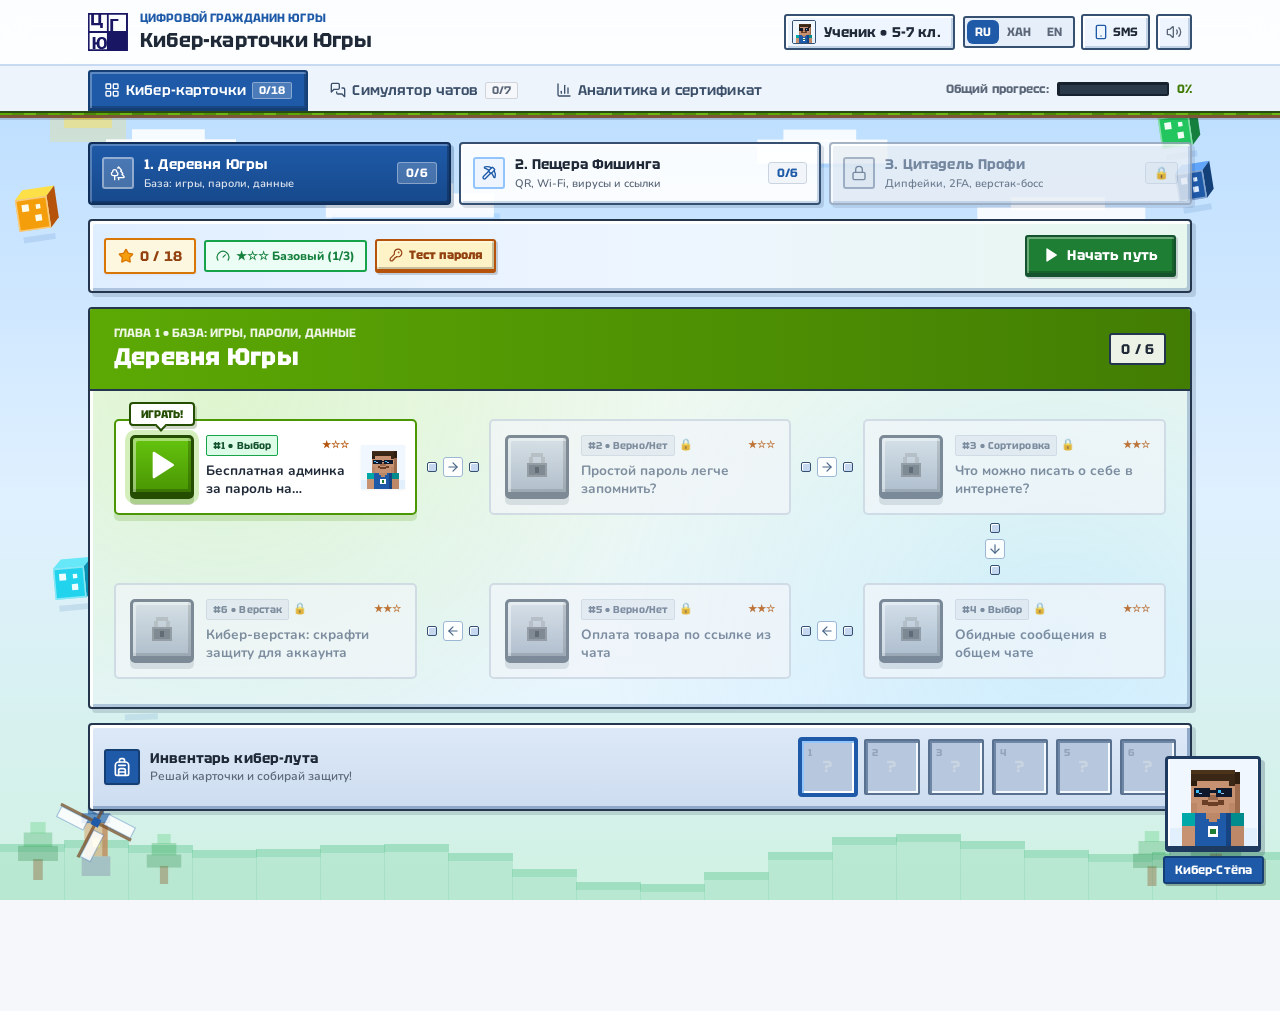
<file: index.html>
<!DOCTYPE html>
<html lang="ru">
<head>
  <meta charset="UTF-8" />
  <meta name="viewport" content="width=device-width, initial-scale=1.0" />
  <title>Кибер-карточки Югры — Цифровой гражданин Югры</title>
  <link rel="icon" type="image/svg+xml" href="svg/logo.svg" />
  <link rel="stylesheet" href="css/fonts.css" />
  <link rel="stylesheet" href="css/tailwind.min.css" />
  <link rel="stylesheet" href="css/styles.css" />
  <script src="vendor/lucide.min.js"></script>
  <script src="vendor/zxcvbn.js" defer></script>
</head>
<body class="mc-theme bg-cgy-bg text-cgy-text antialiased min-h-screen flex flex-col">

  <!-- фон с пиксельным небом и тайгой на канвасе -->
  <canvas id="bg-voxel-world" class="fixed inset-0 w-full h-full pointer-events-none z-0"></canvas>

  <!-- слой для конфетти и всплывающих плашек -->
  <canvas id="fx-confetti" class="fixed inset-0 pointer-events-none z-[70]"></canvas>
  <div id="fx-xp-layer" class="fixed top-20 right-3 sm:right-5 pointer-events-none z-[75] flex flex-col items-end gap-2 max-w-[calc(100vw-24px)]"></div>

  <!-- всплывашка с новым смс для симулятора чатов -->
  <div id="sms-push-banner" onclick="openSmsModalFromPush()" role="button" tabindex="0"
    class="hidden fixed top-16 right-3 sm:right-5 z-[60] w-[calc(100%-24px)] max-w-sm bg-white border-2 border-cgy-accent rounded-xl shadow-xl p-3.5 cursor-pointer transition sms-slide-in">
    <div class="flex items-start gap-3">
      <div class="w-10 h-10 rounded-lg bg-[#e9f6ec] border border-[#b7e4c7] text-cgy-ok flex items-center justify-center shrink-0 mt-0.5">
        <i data-lucide="message-square-text" class="w-5 h-5"></i>
      </div>
      <div class="flex-1 min-w-0">
        <div class="flex items-center justify-between gap-2">
          <div class="flex items-center gap-1.5 min-w-0">
            <span class="text-xs font-bold uppercase tracking-wide text-cgy-ok">Новое SMS</span>
            <span class="text-slate-400">•</span>
            <span id="sms-push-sender" class="text-xs font-bold text-cgy-text truncate">Telegram</span>
          </div>
          <span class="text-[11px] text-cgy-muted shrink-0">сейчас</span>
        </div>
        <p id="sms-push-preview" class="text-xs text-cgy-text mt-1 line-clamp-2 leading-snug"></p>
        <div class="mt-1.5 text-xs font-semibold text-cgy-accent flex items-center gap-1">
          <span>Открыть и прочитать SMS</span>
          <i data-lucide="chevron-right" class="w-3.5 h-3.5"></i>
        </div>
      </div>
    </div>
  </div>

  <!-- шапка сайта -->
  <header class="bg-white/95 backdrop-blur-md sticky top-0 z-30 shadow-sm">
    <div id="portal-brand-row" class="max-w-6xl mx-auto px-3 sm:px-6 py-2 sm:py-0 sm:h-16 flex flex-wrap sm:flex-nowrap items-center justify-between gap-2 sm:gap-3">
      <!-- логотип и название -->
      <div class="flex items-center gap-2.5 sm:gap-3 min-w-0">
        <img src="svg/logo.svg" alt="Цифровой гражданин Югры" class="w-9 h-9 sm:w-10 sm:h-10 shrink-0" style="object-fit:contain;" />
        <div class="min-w-0">
          <div class="font-pixel text-[11px] sm:text-xs font-bold uppercase tracking-wider text-cgy-accent truncate" data-i18n="portal_name">
            Цифровой гражданин Югры
          </div>
          <h1 class="font-bold text-base sm:text-xl text-cgy-text leading-tight truncate" data-i18n="app_title">
            Кибер-карточки Югры
          </h1>
        </div>
      </div>

      <!-- кнопки справа в шапке -->
      <div class="flex items-center justify-between sm:justify-end gap-1.5 sm:gap-2 w-full sm:w-auto shrink-0">
        <!-- кнопка профиля ученика -->
        <button onclick="openStudentProfileModal()" class="flex items-center gap-1.5 sm:gap-2 pl-1.5 pr-2.5 sm:pr-3 py-1 rounded-[3px] bg-[#eef5ff] hover:bg-[#dceafb] border-2 border-[#355070] text-xs sm:text-sm font-bold text-cgy-text transition min-w-0 shadow-[inset_2px_2px_0_#fff,inset_-2px_-2px_0_rgba(140,168,204,0.45)]">
          <span id="header-hero-mini" class="w-6 h-6 rounded-[2px] bg-white border border-[#355070] overflow-hidden flex items-center justify-center shrink-0"></span>
          <span id="header-profile-label" class="font-pixel max-w-[125px] sm:max-w-[170px] truncate">Ученик • 5–7 кл.</span>
        </button>

        <div class="flex items-center gap-1.5 shrink-0">
          <!-- переключение языка -->
          <div class="inline-flex items-center bg-[#e5eef9] rounded-[3px] p-0.5 border-2 border-[#355070] font-pixel text-xs font-bold" title="Выбор языка: Русский / Хантыйский / English">
            <button id="lang-ru" onclick="setLang('ru')" class="px-1.5 sm:px-2 py-1 rounded-[2px] bg-cgy-accent text-white transition" title="Русский язык">RU</button>
            <button id="lang-kca" onclick="setLang('kca')" class="px-1.5 sm:px-2 py-1 rounded-[2px] text-cgy-muted hover:text-cgy-text transition" title="Хантыйский язык (Ханты ясӑӊ)">ХАН</button>
            <button id="lang-en" onclick="setLang('en')" class="px-1.5 sm:px-2 py-1 rounded-[2px] text-cgy-muted hover:text-cgy-text transition" title="English">EN</button>
          </div>

          <!-- кнопка входящих смс -->
          <button id="btn-sms-inbox" onclick="openSmsModal()" title="Входящие SMS"
            class="relative flex items-center gap-1 h-8 sm:h-9 px-2 sm:px-2.5 rounded-[3px] bg-[#eef5ff] hover:bg-[#dceafb] border-2 border-[#355070] text-cgy-text transition shadow-[inset_2px_2px_0_#fff,inset_-2px_-2px_0_rgba(140,168,204,0.45)]">
            <i data-lucide="smartphone" class="w-4 h-4 text-cgy-accent"></i>
            <span class="hidden md:inline font-pixel text-xs font-bold">SMS</span>
            <span id="sms-unread-badge" class="hidden min-w-[18px] h-[18px] px-1 rounded-[2px] bg-cgy-ok text-[10px] font-bold text-white items-center justify-center">0</span>
          </button>

          <!-- вкл/выкл звука -->
          <button onclick="toggleSound()" title="Звук" class="w-8 h-8 sm:w-9 sm:h-9 rounded-[3px] bg-[#eef5ff] hover:bg-[#dceafb] border-2 border-[#355070] text-cgy-muted hover:text-cgy-text flex items-center justify-center transition shadow-[inset_2px_2px_0_#fff,inset_-2px_-2px_0_rgba(140,168,204,0.45)]">
            <span id="sound-icon-on"><i data-lucide="volume-2" class="w-4 h-4"></i></span>
            <span id="sound-icon-off" class="hidden"><i data-lucide="volume-x" class="w-4 h-4"></i></span>
          </button>
        </div>
      </div>
    </div>

    <!-- вкладки навигации -->
    <div class="border-t-2 border-[#c7daf2] bg-[#edf4fc]">
      <div class="max-w-6xl mx-auto px-1.5 sm:px-4 lg:px-6 flex items-center justify-between gap-2 pt-1">
        <nav class="grid grid-cols-3 md:flex md:items-center gap-1 sm:gap-1.5 w-full md:w-auto">
          <button id="nav-tab-cards" onclick="switchMainTab('cards')" class="nav-tab active px-1 sm:px-2.5 lg:px-3.5 py-1.5 md:py-2 text-[11px] sm:text-xs lg:text-sm flex flex-col md:flex-row items-center justify-center gap-0.5 md:gap-1.5 min-w-0">
            <span class="flex items-center gap-1 md:contents">
              <i data-lucide="layout-grid" class="w-4 h-4 shrink-0 md:order-1"></i>
              <span id="badge-cards-progress" class="px-1.5 py-0.5 rounded-[2px] text-[10px] lg:text-[11px] font-bold bg-cgy-soft text-cgy-accent border border-cgy-border tabular-nums leading-none md:order-3">0/18</span>
            </span>
            <span class="md:hidden font-semibold leading-tight" data-i18n="tab_cards_mob">Карточки</span>
            <span class="hidden md:inline font-semibold whitespace-nowrap md:order-2" data-i18n="tab_cards">Кибер-карточки</span>
          </button>

          <button id="nav-tab-chat" onclick="switchMainTab('chat')" class="nav-tab px-1 sm:px-2.5 lg:px-3.5 py-1.5 md:py-2 text-[11px] sm:text-xs lg:text-sm flex flex-col md:flex-row items-center justify-center gap-0.5 md:gap-1.5 min-w-0">
            <span class="flex items-center gap-1 md:contents">
              <i data-lucide="messages-square" class="w-4 h-4 shrink-0 md:order-1"></i>
              <span id="badge-chat-progress" class="px-1.5 py-0.5 rounded-[2px] text-[10px] lg:text-[11px] font-bold bg-cgy-bg text-cgy-muted border border-cgy-border tabular-nums leading-none md:order-3">0/7</span>
            </span>
            <span class="md:hidden font-semibold leading-tight" data-i18n="tab_chat_mob">Чаты</span>
            <span class="hidden md:inline font-semibold whitespace-nowrap md:order-2" data-i18n="tab_chat">Симулятор чатов</span>
          </button>

          <button id="nav-tab-results" onclick="switchMainTab('results')" class="nav-tab px-1 sm:px-2.5 lg:px-3.5 py-1.5 md:py-2 text-[11px] sm:text-xs lg:text-sm flex flex-col md:flex-row items-center justify-center gap-0.5 md:gap-1.5 min-w-0">
            <i data-lucide="bar-chart-3" class="w-4 h-4 shrink-0"></i>
            <span class="md:hidden font-semibold leading-tight" data-i18n="tab_results_mob">Итоги</span>
            <span class="hidden md:inline font-semibold whitespace-nowrap" data-i18n="tab_results">Аналитика и сертификат</span>
          </button>
        </nav>

        <!-- полоска общего прогресса на широких экранах -->
        <div class="hidden xl:flex items-center gap-2 shrink-0 pl-2 pb-1" title="Общий прогресс по карточкам и чатам">
          <span class="font-pixel text-xs font-bold text-cgy-muted whitespace-nowrap" data-i18n="overall_progress">Прогресс:</span>
          <div class="w-28 h-3.5 mc-xp-bar overflow-hidden">
            <div id="overall-bar" class="h-full progress-fill-animated transition-all duration-500" style="width: 0%"></div>
          </div>
          <span id="overall-pct" class="text-xs font-bold text-[#3f7a04] tabular-nums">0%</span>
        </div>
      </div>
    </div>
    <!-- пиксельная полоса травы и земли -->
    <div class="mc-grass-strip"></div>
  </header>

  <!-- основной контент -->
  <main id="app-main" class="relative z-10 flex-1 max-w-6xl w-full mx-auto px-3 sm:px-6 py-5 sm:py-6 flex flex-col">

    <!-- вкладка 1: кибер-карточки (карта-тропинка duolingo в стиле minecraft + режим урока) -->
    <section id="view-cards" class="flex-1 flex flex-col gap-3.5 pb-36 sm:pb-44">

      <!-- ЭКРАН А: КАРТА-ТРОПИНКА УРОВНЕЙ ПО БИОМАМ (DUOLINGO x MINECRAFT) -->
      <div id="cards-map-view" class="flex flex-col gap-3.5">
        <!-- переключение 3 глав-биомов -->
        <div id="biome-tabs-bar" class="grid grid-cols-1 sm:grid-cols-3 gap-2"></div>

        <!-- верхняя панель пути: звёзды, серия, ошибки, тест пароля и быстрый старт -->
        <div class="mc-panel bg-gradient-to-r from-[#dfeeff] via-[#edf5ff] to-[#e7f7ee] p-3 sm:p-3.5 flex flex-wrap items-center justify-between gap-2">
          <div class="flex flex-wrap items-center gap-1.5 sm:gap-2">
            <div class="inline-flex items-center gap-1.5 px-2.5 sm:px-3 py-1.5 rounded-[3px] bg-[#fef7e0] border-2 border-[#d97706] shadow-sm">
              <i data-lucide="star" class="w-4 h-4 text-[#d97706] fill-[#f59e0b]"></i>
              <strong id="map-stars-text" class="font-pixel text-sm font-bold text-[#92400e] tabular-nums">0 / 18</strong>
            </div>

            <div id="map-level-pill" class="inline-flex items-center gap-1.5 px-2.5 py-1.5 rounded-[3px] bg-[#eef5ff] border-2 border-[#1e5aa8] text-xs font-extrabold text-cgy-accent" title="Динамическая сложность: верно → сложнее, ошибка → проще">
              <i data-lucide="gauge" class="w-3.5 h-3.5 shrink-0"></i>
              <span id="map-level-text">★☆☆ Базовый</span>
            </div>

            <div id="map-streak-pill" class="hidden inline-flex items-center gap-1 px-2.5 py-1.5 rounded-[3px] bg-[#fef3c7] border-2 border-[#b45309] text-xs font-extrabold text-[#92400e]">
              <i data-lucide="flame" class="w-4 h-4 text-[#d97706]"></i>
              <span id="map-streak-text">Серия: 2</span>
            </div>

            <button id="btn-review-mistakes" type="button" onclick="jumpToMistakeCard()"
              class="hidden btn-3d inline-flex items-center gap-1.5 px-2.5 sm:px-3 py-1.5 bg-[#fdecec] hover:bg-[#fbd5d5] border-[#c62828] text-xs font-extrabold text-[#991b1b]">
              <i data-lucide="rotate-ccw" class="w-3.5 h-3.5"></i>
              <span id="btn-review-mistakes-label">Отработать ошибки (1)</span>
            </button>

            <button type="button" onclick="openPasswordLab()"
              class="btn-3d inline-flex items-center gap-1.5 px-2.5 sm:px-3 py-1.5 bg-[#fef3c7] hover:bg-[#fde68a] border-[#b45309] text-xs font-extrabold text-[#92400e]">
              <i data-lucide="key-round" class="w-3.5 h-3.5"></i>
              <span data-i18n="btn_pass_lab">Тест пароля</span>
            </button>
          </div>

          <button type="button" onclick="openNextMissionFromMap()"
            class="btn-3d inline-flex items-center gap-2 px-4 py-2 bg-cgy-ok border-[#14532d] text-white font-bold text-xs sm:text-sm">
            <i data-lucide="play" class="w-4 h-4 fill-white"></i>
            <span id="btn-map-play-label" data-i18n="btn_map_play">Продолжить путь</span>
          </button>
        </div>

        <!-- змейка-тропинка уровней активного биома -->
        <div id="biome-path-stage" class="mc-panel overflow-hidden">
          <!-- баннер текущего биома -->
          <div id="biome-path-banner" class="px-4 sm:px-6 py-3.5 sm:py-4 border-b-2 border-[#24364d] flex flex-wrap items-center justify-between gap-2">
            <div>
              <div id="biome-path-kicker" class="font-pixel text-[11px] sm:text-xs font-bold uppercase tracking-wider opacity-90">Глава 1</div>
              <h2 id="biome-path-title" class="text-lg sm:text-2xl font-extrabold leading-tight">Деревня Югры</h2>
            </div>
            <div class="flex items-center gap-2">
              <span id="biome-path-count" class="font-pixel text-xs sm:text-sm font-bold px-2.5 py-1 rounded-[3px] bg-white/90 text-cgy-text border-2 border-[#24364d] tabular-nums">0 / 6</span>
            </div>
          </div>

          <!-- сама дорожка узлов (змейка 2x3 на ПК, вертикальная на мобилке) -->
          <div id="biome-path-nodes" class="relative px-3.5 sm:px-6 py-5 sm:py-7 flex flex-col items-stretch"></div>
        </div>

        <!-- нижний хотбар с лутом за карточки текущей главы -->
        <div class="mc-hotbar p-3 sm:p-3.5 flex flex-col sm:flex-row sm:items-center justify-between gap-3">
          <div class="flex items-center gap-2.5 shrink-0">
            <div class="w-9 h-9 rounded-[3px] bg-cgy-accent border-2 border-[#153e75] text-white flex items-center justify-center shadow-sm">
              <i data-lucide="backpack" class="w-5 h-5"></i>
            </div>
            <div>
              <div class="font-pixel text-sm font-bold text-cgy-text leading-tight" data-i18n="hotbar_title">Инвентарь кибер-лута</div>
              <div class="text-xs font-semibold text-cgy-muted" data-i18n="hotbar_sub">Решай карточки и собирай защиту!</div>
            </div>
          </div>
          <div id="mc-loot-slots" class="grid grid-cols-3 sm:grid-cols-6 gap-2 justify-items-center shrink-0"></div>
        </div>
      </div>

      <!-- ЭКРАН Б: ЧИСТЫЙ ИГРОВОЙ УРОК (КАК В DUOLINGO: НАЗАД + ПРОГРЕСС + 3 СЕРДЕЧКА) -->
      <div id="cards-play-view" class="hidden flex flex-col gap-3.5">
        <!-- верхняя панель урока -->
        <div class="mc-panel bg-white p-2.5 sm:p-3.5 flex items-center justify-between gap-2.5 sm:gap-4">
          <button type="button" onclick="backToBiomeMap()"
            class="btn-3d inline-flex items-center gap-1.5 px-3 py-1.5 bg-[#eef5ff] hover:bg-[#dceafb] border-[#355070] text-cgy-accent font-bold text-xs sm:text-sm shrink-0">
            <i data-lucide="arrow-left" class="w-4 h-4"></i>
            <span data-i18n="btn_back_map">К карте</span>
          </button>

          <!-- полоска прогресса текущей главы (как xp-бар minecraft) -->
          <div class="flex-1 min-w-0 flex items-center gap-2.5">
            <div class="flex-1 h-4 mc-xp-bar overflow-hidden">
              <div id="lesson-progress-bar" class="h-full progress-fill-animated transition-all duration-500" style="width: 16%"></div>
            </div>
            <span id="card-step-text" class="font-pixel text-xs sm:text-sm font-bold text-cgy-text tabular-nums shrink-0">1 / 6</span>
          </div>

          <!-- 3 пиксельных сердечка-жизни + серия -->
          <div class="flex items-center gap-2 shrink-0">
            <div id="streak-pill" class="hidden sm:inline-flex items-center gap-1 px-2 py-1 rounded-[3px] bg-[#fef3c7] border-2 border-[#b45309] text-xs font-extrabold text-[#92400e]">
              <i data-lucide="flame" class="w-3.5 h-3.5 text-[#d97706]"></i>
              <span id="streak-text">Серия: 2</span>
            </div>
            <div id="lesson-hearts" class="flex items-center gap-1" title="Жизни в этой главе"></div>
          </div>
        </div>

        <!-- мини-плитки шагов главы -->
        <div id="cards-stepper" class="hidden"></div>

        <!-- сама карточка с заданием -->
        <div id="card-stage" class="mc-panel bg-white overflow-hidden flex flex-col">
          <!-- верхняя полоска карточки с темой и озвучкой -->
          <div id="card-banner" class="bg-gradient-to-r from-[#dbeafe] via-[#eaf3ff] to-[#e0f2fe] border-b-2 border-[#bfd8f6] px-3.5 sm:px-6 py-2.5 sm:py-3 flex flex-wrap items-center justify-between gap-2">
            <div class="flex flex-wrap items-center gap-1.5 sm:gap-2">
              <span id="card-type-pill" class="inline-flex items-center gap-1 px-2.5 sm:px-3 py-1 rounded-[3px] bg-cgy-accent text-white text-[11px] sm:text-xs font-bold shadow-sm">
                <i data-lucide="check-square" class="w-3.5 h-3.5"></i>
                <span>Выбор ответа</span>
              </span>
              <span id="card-topic-pill" class="inline-flex items-center gap-1 px-2.5 sm:px-3 py-1 rounded-[3px] bg-white border-2 border-[#93c5fd] text-cgy-accent text-[11px] sm:text-xs font-bold">
                Мошенничество в игре
              </span>
              <span id="card-diff-pill" class="inline-flex items-center px-2 sm:px-2.5 py-1 rounded-[3px] bg-[#fef3c7] border-2 border-[#d97706]/60 text-[#92400e] text-[11px] sm:text-xs font-bold">
                ★☆☆
              </span>
              <span id="card-adapt-badge" class="hidden inline-flex items-center gap-1 px-2 sm:px-2.5 py-1 rounded-[3px] text-[11px] sm:text-xs font-bold border-2">
              </span>
            </div>

            <div class="flex items-center gap-1.5 sm:gap-2">
              <button id="btn-card-read-aloud" onclick="toggleReadAloud()" type="button"
                class="btn-3d inline-flex items-center gap-1.5 px-2.5 sm:px-3 py-1 sm:py-1.5 bg-white hover:bg-[#eaf1fb] border-[#1e5aa8] text-cgy-accent text-xs font-bold">
                <i data-lucide="volume-2" class="w-4 h-4"></i>
                <span id="btn-card-read-aloud-label" data-i18n="btn_read_aloud">Озвучить</span>
              </button>
              <button onclick="resetCardsSession()" class="inline-flex items-center gap-1 px-2.5 py-1 sm:py-1.5 rounded-[3px] bg-white/85 hover:bg-[#fdecec] border-2 border-[#cbd5e1] hover:border-[#fca5a5] text-xs font-bold text-cgy-muted hover:text-cgy-err transition" title="Начать заново">
                <i data-lucide="rotate-ccw" class="w-3.5 h-3.5"></i>
                <span class="hidden sm:inline" data-i18n="btn_restart_cards">Начать заново</span>
              </button>
            </div>
          </div>

          <div class="p-3.5 sm:p-5 lg:p-6 flex flex-col gap-3.5 sm:gap-4">
            <!-- заголовок и текст вопроса (крупно и заметно) -->
            <div class="space-y-1.5">
              <h2 id="card-title" class="text-xl sm:text-[28px] font-extrabold text-cgy-text leading-snug"></h2>
              <p id="card-prompt" class="text-base sm:text-[18px] text-[#1f2937] font-semibold leading-relaxed"></p>
            </div>

            <!-- сетка: сценка слева + ответы справа на ПК (без пустого места!) -->
            <div id="card-content-grid" class="flex flex-col gap-4">
              <!-- сценка ситуации и лупа -->
              <div id="card-visual-slot" class="hidden"></div>

              <!-- блок самого задания -->
              <div id="card-interactive-body"></div>
            </div>

            <!-- результат проверки ответа -->
            <div id="card-feedback" class="hidden rounded-[4px] p-4 border-2 animate-fade-in">
              <div class="flex items-start gap-3">
                <div id="card-feedback-icon" class="w-10 h-10 rounded-[3px] flex items-center justify-center shrink-0 mt-0.5 shadow-sm"></div>
                <div class="flex-1 min-w-0">
                  <div id="card-feedback-title" class="font-pixel font-bold text-lg sm:text-xl"></div>
                  <p id="card-feedback-text" class="text-sm sm:text-base mt-1 leading-relaxed font-medium"></p>
                </div>
              </div>
            </div>

            <!-- низ карточки: звёзды и кнопки -->
            <div class="pt-3 border-t border-[#e5edf7] flex flex-col sm:flex-row sm:items-center justify-between gap-2.5">
              <div class="inline-flex items-center justify-center sm:justify-start gap-2 px-3 py-1.5 rounded-[3px] bg-[#fef7e0] border-2 border-[#d97706] text-sm text-[#92400e] font-bold self-start">
                <i data-lucide="star" class="w-4 h-4 text-[#d97706] fill-[#f59e0b]"></i>
                <span data-i18n="score_now">Звёзды:</span>
                <strong id="cards-live-score" class="font-pixel text-base text-[#1e7e34] tabular-nums">0 / 18</strong>
              </div>

              <div class="flex flex-col sm:flex-row items-stretch sm:items-center gap-2 sm:ml-auto sm:pr-24 2xl:pr-0 w-full sm:w-auto">
                <button id="btn-card-check" onclick="submitCurrentCard()" class="hidden btn-3d w-full sm:w-auto px-5 py-2.5 bg-cgy-accent hover:bg-cgy-accentHover border-[#133b72] text-white font-bold text-sm sm:text-base text-center">
                  Проверить ответ
                </button>
                <button id="btn-card-retry" onclick="retryCurrentCard()" class="hidden btn-3d w-full sm:w-auto px-5 py-2.5 bg-white hover:bg-cgy-bg border-[#64748b] text-cgy-text font-bold text-sm sm:text-base text-center">
                  Попробовать ещё раз
                </button>
                <button id="btn-card-next" onclick="goNextCard()" class="hidden btn-3d w-full sm:w-auto px-5 py-2.5 bg-cgy-ok border-[#14532d] text-white font-bold text-sm sm:text-base flex items-center justify-center gap-2">
                  <span id="btn-card-next-label">Следующая миссия</span>
                  <i data-lucide="arrow-right" class="w-4 h-4 shrink-0"></i>
                </button>
              </div>
            </div>
          </div>
        </div>
      </div>

      <!-- плашка когда все карточки пройдены -->
      <div id="cards-complete-banner" class="hidden bg-[#e9f6ec] border-2 border-cgy-ok rounded-2xl p-5 sm:p-6 flex flex-col sm:flex-row items-start sm:items-center justify-between gap-4">
        <div class="flex items-start gap-3.5">
          <div class="w-12 h-12 rounded-xl bg-cgy-ok text-white flex items-center justify-center shrink-0">
            <i data-lucide="award" class="w-6 h-6"></i>
          </div>
          <div>
            <h3 class="font-pixel font-bold text-xl text-[#14532d]" data-i18n="cards_done_title">Все кибер-карточки пройдены!</h3>
            <p id="cards-done-summary" class="text-sm sm:text-base text-[#166534] mt-0.5"></p>
          </div>
        </div>
        <div class="flex flex-wrap gap-2 shrink-0">
          <button onclick="switchMainTab('chat')" class="btn-3d px-4 py-2.5 rounded-xl bg-white border-2 border-cgy-ok text-cgy-ok hover:bg-[#f0fdf4] font-bold text-sm" data-i18n="btn_try_chat">
            Открыть симулятор чатов
          </button>
          <button onclick="switchMainTab('results')" class="btn-3d px-5 py-2.5 rounded-xl bg-cgy-ok border-b-[#14532d] text-white font-bold text-sm" data-i18n="btn_open_cert">
            Сертификат и награды
          </button>
        </div>
      </div>
    </section>

    <!-- вкладка 2: симулятор чатов -->
    <section id="view-chat" class="hidden flex-1 flex flex-col min-h-0 h-full">
      <div class="bg-white border border-cgy-border rounded-xl shadow-sm flex-1 flex min-h-0 overflow-hidden relative">

        <!-- список чатов слева -->
        <aside id="chat-sidebar" class="w-full md:w-[320px] lg:w-[350px] bg-white border-r border-cgy-border flex flex-col shrink-0 z-20">
          <div class="p-3.5 border-b border-[#e5e9f0] bg-[#f4f8fe]">
            <div class="flex items-center justify-between gap-2">
              <span class="font-pixel font-bold text-base text-cgy-text" data-i18n="sim_inbox">Входящие чаты</span>
              <div class="inline-flex items-center bg-white rounded-lg p-0.5 border border-cgy-border text-[11px] font-bold">
                <button id="grade-btn-5-7" onclick="setGradeMode('5-7')" class="px-2 py-0.5 rounded text-cgy-muted" data-i18n="grade_5_7">5–7 кл.</button>
                <button id="grade-btn-8-11" onclick="setGradeMode('8-11')" class="px-2 py-0.5 rounded bg-cgy-accent text-white" data-i18n="grade_8_11">8–11 кл.</button>
              </div>
            </div>
          </div>

          <div id="chat-list" class="flex-1 overflow-y-auto custom-scroll"></div>

          <div class="px-3.5 py-2.5 border-t border-[#e5e9f0] bg-[#f4f8fe] text-xs font-semibold text-cgy-muted flex items-start gap-2">
            <i data-lucide="info" class="w-4 h-4 text-cgy-accent shrink-0 mt-0.5"></i>
            <span data-i18n="chat_tip">Не все чаты — мошенники! Проверяй профиль, SMS и пробуй позвонить.</span>
          </div>
        </aside>

        <!-- окно открытого чата справа -->
        <section id="chat-pane" class="flex-1 flex flex-col chat-wallpaper-light min-w-0 min-h-0 overflow-hidden absolute inset-0 md:static translate-x-full md:translate-x-0 transition-transform duration-200 z-20">
          <!-- заглушка пока чат не выбран -->
          <div id="chat-empty-state" class="flex-1 flex flex-col items-center justify-center p-6 text-center">
            <div class="max-w-md w-full bg-white border-2 border-[#b8d1f0] border-b-4 rounded-2xl p-6 shadow-sm">
              <div class="w-12 h-12 mx-auto mb-3 rounded-xl bg-cgy-soft text-cgy-accent flex items-center justify-center">
                <i data-lucide="messages-square" class="w-6 h-6"></i>
              </div>
              <h3 class="font-pixel text-xl font-bold text-cgy-text mb-1.5" data-i18n="chat_empty_title">Симулятор чатов</h3>
              <p class="text-sm text-cgy-muted leading-relaxed mb-4" data-i18n="chat_empty_desc">
                Потренируйся в живой переписке: отличи фейковую галочку, проверь входящие SMS и не попадись на уловки мошенников.
              </p>
              <button onclick="openFirstVisibleChat()" class="btn-3d w-full py-2.5 rounded-xl bg-cgy-accent hover:bg-cgy-accentHover border-b-[#133b72] text-white font-bold text-sm transition" data-i18n="chat_open_first">
                Открыть первый чат
              </button>
            </div>
          </div>

          <!-- активный чат -->
          <div id="active-chat" class="hidden flex-1 flex flex-col min-h-0 h-full overflow-hidden">
            <!-- шапка чата -->
            <div class="bg-white border-b border-cgy-border h-14 px-2 sm:px-4 flex items-center justify-between gap-2 shrink-0">
              <div class="flex items-center gap-2 min-w-0 flex-1">
                <button onclick="closeMobileChat()" class="md:hidden w-9 h-9 rounded-lg hover:bg-cgy-bg text-cgy-muted flex items-center justify-center shrink-0">
                  <i data-lucide="chevron-left" class="w-5 h-5"></i>
                </button>
                <div onclick="openProfileModal()" role="button" tabindex="0" class="flex items-center gap-2.5 min-w-0 py-1 pr-2 rounded-lg hover:bg-cgy-bg transition cursor-pointer">
                  <div id="chat-header-avatar" class="w-9 h-9 rounded-full flex items-center justify-center text-sm font-bold text-white shrink-0"></div>
                  <div class="min-w-0">
                    <div class="flex items-center gap-1.5 min-w-0">
                      <h3 id="chat-header-name" class="font-bold text-sm text-cgy-text truncate"></h3>
                      <span id="chat-header-badge" class="shrink-0 inline-flex items-center"></span>
                    </div>
                    <div id="chat-header-status" class="text-xs text-cgy-accent truncate">в сети</div>
                  </div>
                </div>
              </div>

              <div class="flex items-center gap-1.5 shrink-0">
                <button onclick="startCallCheck()" title="Позвонить для проверки" class="w-9 h-9 rounded-lg hover:bg-cgy-soft text-cgy-accent flex items-center justify-center transition">
                  <i data-lucide="phone" class="w-4 h-4"></i>
                </button>
                <button onclick="openProfileModal()" title="Проверить профиль" class="w-9 h-9 rounded-lg hover:bg-cgy-soft text-cgy-accent flex items-center justify-center transition">
                  <i data-lucide="user-round-search" class="w-4 h-4"></i>
                </button>
                <button id="btn-block-header" onclick="openReportModal()" class="flex items-center gap-1.5 px-3 py-1.5 rounded-lg bg-[#fdecec] hover:bg-[#fbd5d5] border border-[#f5c2c2] text-cgy-err text-xs font-bold transition">
                  <i data-lucide="ban" class="w-3.5 h-3.5"></i>
                  <span class="hidden sm:inline" data-i18n="btn_block">Заблокировать</span>
                </button>
                <button id="btn-replay-header" onclick="restartCurrentScenario()" class="hidden items-center gap-1.5 px-3 py-1.5 rounded-lg bg-cgy-bg hover:bg-cgy-soft border border-cgy-border text-cgy-text text-xs font-semibold transition">
                  <i data-lucide="rotate-ccw" class="w-3.5 h-3.5"></i>
                  <span data-i18n="btn_replay">Заново</span>
                </button>
              </div>
            </div>

            <!-- полоска когда чат пройден -->
            <div id="chat-completed-banner" class="hidden bg-[#e9f6ec] border-b border-[#b7e4c7] px-4 py-2 flex items-center justify-between gap-3 shrink-0">
              <div class="flex items-center gap-2 min-w-0">
                <i data-lucide="check-circle-2" class="w-4 h-4 text-cgy-ok shrink-0"></i>
                <span id="chat-completed-text" class="text-xs sm:text-sm font-semibold text-[#14532d] truncate" data-i18n="chat_done_short">Чат пройден!</span>
              </div>
              <button onclick="openNextUnfinishedChat()" id="btn-next-chat-banner" class="px-3 py-1 rounded-md bg-cgy-ok text-white text-xs font-bold shrink-0" data-i18n="btn_next_short">
                Дальше
              </button>
            </div>

            <!-- лента сообщений -->
            <div id="messages-area" class="flex-1 min-h-0 overflow-y-auto custom-scroll px-3 sm:px-5 py-3.5 space-y-2.5"></div>

            <!-- анимация печатает... -->
            <div id="typing-indicator" class="hidden px-4 sm:px-6 pb-2">
              <div class="inline-flex items-center gap-1.5 bubble-in px-3.5 py-2.5 shadow-sm">
                <span class="typing-dot"></span>
                <span class="typing-dot"></span>
                <span class="typing-dot"></span>
              </div>
            </div>

            <!-- варианты ответа снизу -->
            <div id="chat-choices-dock" class="bg-white border-t border-cgy-border px-3 sm:px-4 py-2.5 shrink-0 max-h-[42%] overflow-y-auto custom-scroll">
              <div class="max-w-3xl mx-auto">
                <div id="choices-hint" class="text-xs text-cgy-muted font-medium mb-1.5 flex items-center justify-between gap-2">
                  <span>Выбери свой ответ:</span>
                  <button id="btn-check-sms-inline" onclick="openSmsModal()" class="hidden items-center gap-1 text-cgy-ok hover:underline font-bold">
                    <i data-lucide="message-square-text" class="w-3.5 h-3.5"></i>
                    <span data-i18n="open_incoming_sms">Открыть пришедшее SMS</span>
                  </button>
                </div>
                <div id="choices-container" class="flex flex-col gap-1.5"></div>
              </div>
            </div>
          </div>
        </section>
      </div>
    </section>

    <!-- вкладка 3: аналитика и сертификат -->
    <section id="view-results" class="hidden flex-1 flex flex-col gap-5 pb-36 sm:pb-44">
      <!-- карточки со статистикой -->
      <div class="grid grid-cols-2 lg:grid-cols-4 gap-3 sm:gap-4">
        <div class="mc-box bg-gradient-to-br from-[#eaf3ff] to-white p-4">
          <div class="font-pixel text-xs font-bold text-cgy-accent uppercase tracking-wide" data-i18n="kpi_cards">Кибер-карточки</div>
          <div id="res-cards-score" class="font-pixel text-3xl font-bold text-cgy-accent mt-1 tabular-nums">0 / 18</div>
          <div id="res-cards-pct" class="text-xs font-bold text-cgy-muted mt-0.5">0% верно</div>
        </div>
        <div class="mc-box bg-gradient-to-br from-[#e9f6ec] to-white p-4">
          <div class="font-pixel text-xs font-bold text-cgy-ok uppercase tracking-wide" data-i18n="kpi_chats">Чаты с мошенниками</div>
          <div id="res-chats-score" class="font-pixel text-3xl font-bold text-cgy-ok mt-1 tabular-nums">0 / 7</div>
          <div id="res-chats-acc" class="text-xs font-bold text-cgy-muted mt-0.5">С 1-й попытки: 100%</div>
        </div>
        <div class="mc-box bg-gradient-to-br from-[#fef7e0] to-white p-4">
          <div class="font-pixel text-xs font-bold text-[#b45309] uppercase tracking-wide" data-i18n="kpi_loot">Собранный лут</div>
          <div id="res-loot-count" class="font-pixel text-3xl font-bold text-[#b45309] mt-1 tabular-nums">0 / 18</div>
          <div id="res-errors-sub" class="text-xs font-bold text-cgy-muted mt-0.5">Ошибок: 0</div>
        </div>
        <div class="mc-box bg-gradient-to-br from-[#eef2ff] to-white p-4">
          <div class="font-pixel text-xs font-bold text-[#4338ca] uppercase tracking-wide" data-i18n="kpi_rank">Твой ранг</div>
          <div id="res-rank" class="font-pixel text-xl sm:text-2xl font-bold text-[#1e5aa8] mt-1 leading-tight">Новичок</div>
          <div id="res-streak-sub" class="text-xs font-bold text-cgy-muted mt-1">Серия побед: 0</div>
        </div>
      </div>

      <!-- форма для скачивания сертификата -->
      <div class="mc-panel bg-white p-5">
        <div class="flex flex-col sm:flex-row sm:items-end gap-3.5">
          <div class="flex-1">
            <div class="flex flex-wrap items-center justify-between gap-2 mb-1.5">
              <label for="cert-name-input" class="block text-sm font-bold text-cgy-text">
                <span data-i18n="cert_fio_label">Введи ФИО для скачивания именного сертификата</span>
                <span class="text-cgy-err">*</span>
              </label>
              <span id="cert-class-pill" class="text-xs font-semibold px-2.5 py-0.5 rounded-full bg-cgy-soft text-cgy-accent">Класс: 5–7 кл.</span>
            </div>
            <div class="relative">
              <i data-lucide="user" class="w-4 h-4 text-cgy-muted absolute left-3 top-1/2 -translate-y-1/2 pointer-events-none"></i>
              <input id="cert-name-input" type="text" placeholder="Например: Петрова Мария Ивановна" maxlength="60" autocomplete="name"
                class="w-full bg-cgy-bg border-2 border-cgy-border focus:border-cgy-accent focus:bg-white focus:outline-none rounded-lg pl-9 pr-10 py-2.5 text-base font-medium text-cgy-text transition" />
              <span id="cert-name-valid-icon" class="hidden text-cgy-ok absolute right-3 top-1/2 -translate-y-1/2">
                <i data-lucide="check-circle-2" class="w-5 h-5"></i>
              </span>
            </div>
            <p id="cert-name-hint" class="text-xs text-cgy-muted mt-1.5">
              Введи Фамилию и Имя, чтобы скачать сертификат.
            </p>
          </div>
          <button id="btn-download-cert" onclick="downloadCertificatePNG()" disabled
            class="sm:mb-[22px] py-3 px-6 rounded-lg font-bold text-sm sm:text-base transition flex items-center justify-center gap-2 shrink-0 bg-slate-200 text-slate-400 cursor-not-allowed">
            <i data-lucide="download" class="w-4 h-4"></i>
            <span data-i18n="btn_download_cert">Скачать сертификат (PNG)</span>
          </button>
        </div>
      </div>

      <!-- графики результатов -->
      <div class="grid grid-cols-1 lg:grid-cols-2 gap-4">
        <!-- график по типам заданий -->
        <div class="mc-panel bg-white p-5 flex flex-col">
          <div class="flex items-center justify-between mb-3">
            <div>
              <h3 class="font-bold text-base text-cgy-text" data-i18n="chart_types_title">Результаты по типам заданий</h3>
              <p class="text-xs text-cgy-muted" data-i18n="chart_types_sub">Сколько верно в каждом типе</p>
            </div>
            <i data-lucide="bar-chart-2" class="w-5 h-5 text-cgy-accent"></i>
          </div>
          <div class="w-full overflow-x-auto">
            <canvas id="chart-task-types" width="520" height="230" class="w-full h-auto"></canvas>
          </div>
        </div>

        <!-- карта кибер-навыков по темам -->
        <div class="mc-panel bg-white p-5 flex flex-col">
          <div class="flex items-center justify-between mb-3">
            <div>
              <h3 class="font-bold text-base text-cgy-text" data-i18n="chart_skills_title">Карта кибер-навыков</h3>
              <p class="text-xs text-cgy-muted" data-i18n="chart_skills_sub">Твои сильные стороны и темы на отработку</p>
            </div>
            <i data-lucide="shield-check" class="w-5 h-5 text-cgy-ok"></i>
          </div>
          <div class="w-full overflow-x-auto">
            <canvas id="chart-skills" width="520" height="210" class="w-full h-auto"></canvas>
          </div>
          <div id="skills-weak-box" class="hidden mt-3 rounded-[4px] bg-[#fef7e0] border-2 border-[#d97706] px-3 py-2 flex items-center justify-between gap-2 text-xs">
            <span id="skills-weak-text" class="font-bold text-[#92400e]"></span>
            <button id="skills-weak-btn" type="button" onclick="jumpToWeakestTopic()" class="btn-3d px-2.5 py-1 bg-cgy-accent border-[#153e75] text-white font-bold text-[11px] shrink-0" data-i18n="btn_train_weak">
              Потренировать
            </button>
          </div>
        </div>
      </div>

      <!-- блок с ачивками -->
      <div class="mc-panel bg-white p-5">
        <div class="flex items-center justify-between mb-4">
          <div>
            <div class="flex items-center gap-2">
              <h3 class="font-bold text-base text-cgy-text" data-i18n="ach_title">Достижения (ачивки)</h3>
              <span id="ach-count-badge" class="font-pixel text-xs font-bold px-2 py-0.5 rounded-[3px] bg-[#212121] text-[#ffff55] border border-black tabular-nums">0 / 9</span>
            </div>
            <p class="text-xs text-cgy-muted mt-0.5" data-i18n="ach_sub">Выполняй задания без ошибок, чтобы открыть все значки</p>
          </div>
          <button id="btn-reset-all" onclick="confirmFullReset()" class="text-xs font-semibold text-cgy-muted hover:text-cgy-err flex items-center gap-1 px-2.5 py-1.5 rounded-lg transition">
            <i data-lucide="trash-2" class="w-3.5 h-3.5"></i>
            <span id="btn-reset-all-label" data-i18n="btn_reset_all">Сбросить весь прогресс</span>
          </button>
        </div>
        <div id="achievements-grid" class="grid grid-cols-1 sm:grid-cols-2 lg:grid-cols-3 gap-3"></div>
      </div>
    </section>
  </main>

  <!-- модальные окна -->

  <!-- модалка профиля ученика -->
  <div id="student-profile-modal" class="hidden fixed inset-0 z-50 flex items-center justify-center p-4 bg-black/50 animate-fade-in" onclick="if(event.target===this) closeStudentProfileModal()">
    <div class="max-w-md w-full bg-white border border-cgy-border rounded-xl overflow-hidden shadow-2xl">
      <div class="px-5 py-4 border-b border-[#e5e9f0] flex items-center justify-between">
        <h3 class="font-bold text-base text-cgy-text flex items-center gap-2">
          <i data-lucide="user-round" class="w-5 h-5 text-cgy-accent"></i>
          <span data-i18n="profile_modal_title">Профиль ученика</span>
        </h3>
        <button onclick="closeStudentProfileModal()" class="w-8 h-8 rounded-lg hover:bg-cgy-bg text-cgy-muted flex items-center justify-center">
          <i data-lucide="x" class="w-4 h-4"></i>
        </button>
      </div>
      <form onsubmit="saveStudentProfile(event)" class="p-5 space-y-4">
        <div>
          <label class="block text-sm font-semibold text-cgy-text mb-1" data-i18n="prof_fio_lbl">ФИО ученика</label>
          <input id="prof-fio-input" type="text" placeholder="Например: Петрова Мария или Смирнов Андрей" maxlength="60"
            oninput="onProfileFioInput()"
            class="w-full bg-cgy-bg border-2 border-cgy-border focus:border-cgy-accent focus:bg-white rounded-lg px-3.5 py-2.5 text-sm outline-none" />
          <p class="text-xs text-cgy-muted mt-1" data-i18n="prof_fio_hint">Для сертификата и выбора напарника</p>
        </div>
        <div>
          <label class="block text-sm font-semibold text-cgy-text mb-1" data-i18n="prof_grade_lbl">Класс</label>
          <select id="prof-class-select" class="w-full bg-cgy-bg border-2 border-cgy-border focus:border-cgy-accent rounded-lg px-3.5 py-2.5 text-sm outline-none">
            <option value="1-4" data-i18n="opt_grade_1_4">1–4 классы</option>
            <option value="5-7" selected data-i18n="opt_grade_5_7">5–7 классы</option>
            <option value="8-11" data-i18n="opt_grade_8_11">8–11 классы</option>
          </select>
        </div>
        <div>
          <div class="flex items-center justify-between gap-2 mb-1.5">
            <label class="text-sm font-semibold text-cgy-text" data-i18n="prof_hero_lbl">Твой напарник</label>
            <span id="prof-hero-auto-badge" class="text-[11px] font-bold px-2 py-0.5 rounded-full bg-[#eef5ff] text-cgy-accent border border-[#bfd7f5]">
              Подобрано по имени
            </span>
          </div>
          <div class="grid grid-cols-2 gap-2.5">
            <button type="button" id="prof-hero-card-steve" onclick="selectProfileHero('steve')"
              class="flex items-center gap-2.5 p-2.5 rounded-xl border-2 border-cgy-accent bg-[#eef5ff] text-left transition">
              <div id="prof-hero-preview-steve" class="w-12 h-12 rounded-lg bg-white border border-[#bfd7f5] overflow-hidden shrink-0 flex items-center justify-center"></div>
              <div class="min-w-0">
                <div class="font-bold text-sm text-cgy-text leading-tight">Кибер-Стёпа</div>
                <div class="text-[11px] font-semibold text-cgy-muted mt-0.5">Напарник</div>
              </div>
            </button>
            <button type="button" id="prof-hero-card-alex" onclick="selectProfileHero('alex')"
              class="flex items-center gap-2.5 p-2.5 rounded-xl border-2 border-cgy-border bg-white hover:bg-cgy-bg text-left transition">
              <div id="prof-hero-preview-alex" class="w-12 h-12 rounded-lg bg-white border border-[#cbd5e1] overflow-hidden shrink-0 flex items-center justify-center"></div>
              <div class="min-w-0">
                <div class="font-bold text-sm text-cgy-text leading-tight">Кибер-Алёна</div>
                <div class="text-[11px] font-semibold text-cgy-muted mt-0.5">Напарница</div>
              </div>
            </button>
          </div>
        </div>
        <label class="flex items-center gap-2.5 p-2.5 rounded-xl bg-[#f8fafc] border border-cgy-border cursor-pointer select-none">
          <input id="prof-freenav-toggle" type="checkbox" class="w-4 h-4 accent-[#1e5aa8] rounded shrink-0" />
          <span class="text-xs font-semibold text-cgy-text leading-snug" data-i18n="prof_freenav_lbl">Открыть все миссии на карте (режим учителя / жюри)</span>
        </label>
        <div class="flex justify-end gap-2 pt-2">
          <button type="button" onclick="closeStudentProfileModal()" class="px-4 py-2 rounded-lg bg-cgy-bg hover:bg-slate-200 text-sm font-semibold text-cgy-text" data-i18n="btn_cancel">Отмена</button>
          <button type="submit" class="px-5 py-2 rounded-lg bg-cgy-accent hover:bg-cgy-accentHover text-white text-sm font-bold" data-i18n="btn_save">Сохранить</button>
        </div>
      </form>
    </div>
  </div>

  <!-- модалка звонка для проверки -->
  <div id="call-modal" class="hidden fixed inset-0 z-50 flex items-center justify-center p-4 bg-black/55 animate-fade-in" onclick="if(event.target===this) closeCallModal()">
    <div class="max-w-xs w-full bg-white border border-cgy-border rounded-2xl shadow-2xl text-center p-6 space-y-4">
      <div id="call-avatar-wrap" class="w-16 h-16 mx-auto rounded-full flex items-center justify-center text-xl font-bold text-white call-ringing"></div>
      <div>
        <h3 id="call-name" class="font-bold text-base text-cgy-text"></h3>
        <div id="call-status" class="text-sm text-cgy-accent mt-1 font-semibold" data-i18n="call_calling">Вызов...</div>
      </div>
      <div id="call-result-box" class="hidden text-left bg-cgy-bg border border-cgy-border rounded-lg p-3 text-xs text-cgy-text leading-relaxed"></div>
      <button onclick="closeCallModal()" class="w-full py-2.5 rounded-lg bg-cgy-err hover:opacity-90 text-white font-bold text-sm transition flex items-center justify-center gap-2">
        <i data-lucide="phone-off" class="w-4 h-4"></i>
        <span id="call-btn-label" data-i18n="call_end">Завершить</span>
      </button>
    </div>
  </div>

  <!-- модалка входящих смс -->
  <div id="sms-modal" class="hidden fixed inset-0 z-50 flex items-center justify-center p-4 bg-black/55 animate-fade-in" onclick="if(event.target===this) closeSmsModal()">
    <div class="max-w-md w-full bg-white border border-cgy-border rounded-2xl overflow-hidden shadow-2xl flex flex-col max-h-[82vh]">
      <div class="px-4 py-3.5 bg-cgy-bg border-b border-cgy-border flex items-center justify-between shrink-0">
        <div class="flex items-center gap-2.5">
          <div class="w-8 h-8 rounded-lg bg-[#e9f6ec] text-cgy-ok flex items-center justify-center">
            <i data-lucide="message-square-text" class="w-4 h-4"></i>
          </div>
          <div>
            <h3 class="font-bold text-sm text-cgy-text" data-i18n="sms_title">Сообщения (SMS)</h3>
            <p class="text-xs text-cgy-muted" data-i18n="sms_sub">Входящие на твой телефон</p>
          </div>
        </div>
        <button onclick="closeSmsModal()" class="w-8 h-8 rounded-lg hover:bg-slate-200 text-cgy-muted flex items-center justify-center">
          <i data-lucide="x" class="w-4 h-4"></i>
        </button>
      </div>
      <div id="sms-list" class="p-4 space-y-3 overflow-y-auto custom-scroll flex-1 bg-[#f8fafc]"></div>
      <div class="px-4 py-3 bg-white border-t border-cgy-border flex items-center justify-between gap-2 shrink-0">
        <span class="text-xs text-cgy-muted" data-i18n="sms_footer_tip">Всегда читай, от кого и зачем пришёл код.</span>
        <button onclick="closeSmsModal()" class="px-4 py-1.5 rounded-lg bg-cgy-bg hover:bg-slate-200 text-xs font-bold text-cgy-text" data-i18n="btn_close">Закрыть</button>
      </div>
    </div>
  </div>

  <!-- модалка просмотра профиля контакта -->
  <div id="profile-modal" class="hidden fixed inset-0 z-50 flex items-center justify-center p-4 bg-black/55 animate-fade-in" onclick="if(event.target===this) closeProfileModal()">
    <div class="max-w-sm w-full bg-white border border-cgy-border rounded-xl overflow-hidden shadow-2xl">
      <div class="px-4 py-3 border-b border-cgy-border flex items-center justify-between bg-cgy-bg">
        <span class="text-sm font-bold text-cgy-text" data-i18n="cprof_title">Информация о контакте</span>
        <button onclick="closeProfileModal()" class="w-7 h-7 rounded-md hover:bg-slate-200 text-cgy-muted flex items-center justify-center">
          <i data-lucide="x" class="w-4 h-4"></i>
        </button>
      </div>
      <div class="p-4 flex items-center gap-3.5 border-b border-[#e5e9f0]">
        <div id="prof-avatar" class="w-14 h-14 rounded-full flex items-center justify-center text-xl font-bold text-white shrink-0"></div>
        <div class="min-w-0">
          <div class="flex items-center gap-1.5">
            <h3 id="prof-name" class="font-bold text-base text-cgy-text truncate"></h3>
            <span id="prof-badge" class="shrink-0 inline-flex items-center"></span>
          </div>
          <div id="prof-status" class="text-xs text-cgy-accent font-medium mt-0.5" data-i18n="chat_online">в сети</div>
        </div>
      </div>
      <div id="prof-badge-alert" class="hidden mx-4 mt-3 p-3 rounded-lg bg-[#fef3c7] border border-[#f59e0b] text-xs leading-relaxed text-[#92400e]"></div>
      <div class="p-4 space-y-3 text-sm">
        <div>
          <div id="prof-handle" class="text-cgy-accent font-mono text-xs font-semibold"></div>
          <div class="text-xs text-cgy-muted mt-0.5" data-i18n="cprof_handle">Имя пользователя / Контакт</div>
        </div>
        <div>
          <div id="prof-bio" class="text-cgy-text leading-snug"></div>
          <div class="text-xs text-cgy-muted mt-0.5" data-i18n="cprof_bio">О себе</div>
        </div>
        <div>
          <div id="prof-meta" class="text-cgy-text text-xs"></div>
          <div class="text-xs text-cgy-muted mt-0.5" data-i18n="cprof_meta">Сведения об аккаунте</div>
        </div>
      </div>
      <div class="px-4 py-3 bg-cgy-bg border-t border-cgy-border flex items-center justify-between gap-2">
        <button id="prof-block-btn" onclick="closeProfileModal(); openReportModal();" class="text-xs font-bold text-cgy-err hover:underline flex items-center gap-1.5">
          <i data-lucide="ban" class="w-3.5 h-3.5"></i>
          <span data-i18n="btn_block">Заблокировать</span>
        </button>
        <button onclick="closeProfileModal()" class="px-3.5 py-1.5 rounded-lg bg-white border border-cgy-border text-xs font-bold text-cgy-text" data-i18n="btn_close">Закрыть</button>
      </div>
    </div>
  </div>

  <!-- модалка если заблочил обычного человека -->
  <div id="false-alarm-modal" class="hidden fixed inset-0 z-50 flex items-center justify-center p-4 bg-black/55 animate-fade-in" onclick="if(event.target===this) closeFalseAlarmModal()">
    <div class="max-w-md w-full bg-white border-2 border-[#f59e0b] rounded-xl overflow-hidden shadow-2xl animate-shake">
      <div class="bg-[#d97706] px-5 py-4 flex items-center gap-3 text-white">
        <i data-lucide="alert-triangle" class="w-6 h-6 shrink-0"></i>
        <div>
          <h3 class="font-bold text-base" data-i18n="fa_title">Ложная тревога!</h3>
          <p class="text-xs text-amber-100" data-i18n="fa_sub">Не спеши блокировать честных людей</p>
        </div>
      </div>
      <div class="p-4 sm:p-5 space-y-4 overflow-y-auto custom-scroll">
        <p id="false-alarm-text" class="text-sm text-cgy-text leading-relaxed"></p>
        <div class="bg-cgy-bg border border-cgy-border rounded-lg p-3 text-xs text-cgy-muted" data-i18n="fa_tip">
          Подсказка: проверь профиль контакта, нажми на трубку сверху (чтобы позвонить) и просто ответь в чате.
        </div>
        <button onclick="closeFalseAlarmModal()" class="w-full py-2.5 rounded-lg bg-cgy-accent hover:bg-cgy-accentHover text-white font-bold text-sm transition" data-i18n="fa_btn">
          Понятно, вернуться в чат
        </button>
      </div>
    </div>
  </div>

  <!-- модалка если попался на развод -->
  <div id="fail-modal" class="hidden fixed inset-0 z-50 flex items-center justify-center p-4 bg-black/60 animate-fade-in">
    <div class="max-w-lg w-full bg-white border-2 border-cgy-err rounded-xl overflow-hidden shadow-2xl animate-shake">
      <div class="bg-cgy-err px-5 py-4 flex items-center gap-3.5 text-white">
        <div class="w-10 h-10 rounded-lg bg-black/20 flex items-center justify-center shrink-0">
          <i data-lucide="shield-alert" class="w-6 h-6"></i>
        </div>
        <div>
          <h2 id="fail-title" class="text-lg sm:text-xl font-extrabold uppercase" data-i18n="fail_default_title">ТЕБЯ РАЗВЕЛИ!</h2>
          <p id="fail-subtitle" class="text-red-100 text-xs mt-0.5" data-i18n="fail_default_sub">Ошибка в действиях</p>
        </div>
      </div>

      <div class="p-5 space-y-4 max-h-[65vh] overflow-y-auto custom-scroll">
        <div id="fail-url-box" class="hidden bg-[#fdecec] border border-[#f5c2c2] rounded-lg p-3">
          <div class="text-xs text-cgy-err font-bold uppercase tracking-wide mb-1.5 flex items-center gap-1.5">
            <i data-lucide="globe" class="w-3.5 h-3.5"></i>
            <span data-i18n="fail_url_lbl">Разбор ссылки</span>
          </div>
          <div id="fail-url-display" class="font-mono text-xs bg-white px-3 py-2 rounded border border-cgy-border break-all text-cgy-text"></div>
        </div>

        <div class="bg-cgy-bg border border-cgy-border rounded-lg p-3.5">
          <div class="text-xs font-bold uppercase tracking-wide text-cgy-err mb-1" data-i18n="fail_what_lbl">Что произошло</div>
          <p id="fail-reason" class="text-sm text-cgy-text leading-relaxed"></p>
        </div>

        <div>
          <div class="text-xs font-bold uppercase tracking-wide text-[#b45309] mb-2 flex items-center gap-1.5">
            <i data-lucide="flag" class="w-3.5 h-3.5"></i>
            <span data-i18n="fail_flags_lbl">Красные флаги</span>
          </div>
          <ul id="fail-flags" class="space-y-1.5 text-sm text-cgy-text"></ul>
        </div>
      </div>

      <div class="px-5 py-3.5 bg-cgy-bg border-t border-cgy-border flex justify-end">
        <button onclick="retryFromFail()" class="w-full sm:w-auto px-5 py-2.5 rounded-lg bg-cgy-err hover:opacity-90 text-white font-bold text-sm transition flex items-center justify-center gap-2">
          <i data-lucide="rotate-ccw" class="w-4 h-4"></i>
          <span data-i18n="retry_card">Попробовать снова</span>
        </button>
      </div>
    </div>
  </div>

  <!-- модалка выбора жалобы -->
  <div id="report-modal" class="hidden fixed inset-0 z-50 flex items-center justify-center p-4 bg-black/55 animate-fade-in" onclick="if(event.target===this) closeReportModal()">
    <div class="max-w-md w-full bg-white border border-cgy-border rounded-xl overflow-hidden shadow-2xl">
      <div class="px-4 py-3.5 bg-cgy-bg border-b border-cgy-border flex items-center justify-between">
        <div>
          <h3 class="font-bold text-cgy-text text-sm" data-i18n="rep_title">Пожаловаться и заблокировать</h3>
          <p class="text-xs text-cgy-muted mt-0.5" data-i18n="rep_sub">Укажи точную схему мошенника</p>
        </div>
        <button onclick="closeReportModal()" class="w-7 h-7 rounded-md hover:bg-slate-200 text-cgy-muted flex items-center justify-center">
          <i data-lucide="x" class="w-4 h-4"></i>
        </button>
      </div>
      <div class="p-3 space-y-1.5 max-h-[68vh] overflow-y-auto custom-scroll">
        <button onclick="submitReport('phishing')" class="w-full text-left px-3.5 py-2.5 rounded-lg bg-cgy-bg hover:bg-cgy-soft border border-cgy-border hover:border-cgy-accent transition flex items-start gap-3">
          <i data-lucide="link-2-off" class="w-4 h-4 text-cgy-accent shrink-0 mt-0.5"></i>
          <div>
            <div class="font-semibold text-sm text-cgy-text" data-i18n="rep_phish_t">Фишинг / поддельная ссылка</div>
            <div class="text-xs text-cgy-muted" data-i18n="rep_phish_d">Подмена домена, выманивание пароля под видом приза</div>
          </div>
        </button>
        <button onclick="submitReport('fake_blogger')" class="w-full text-left px-3.5 py-2.5 rounded-lg bg-cgy-bg hover:bg-cgy-soft border border-cgy-border hover:border-cgy-accent transition flex items-start gap-3">
          <i data-lucide="badge-alert" class="w-4 h-4 text-cgy-accent shrink-0 mt-0.5"></i>
          <div>
            <div class="font-semibold text-sm text-cgy-text" data-i18n="rep_blog_t">Фейковый блогер / поддельная галочка</div>
            <div class="text-xs text-cgy-muted" data-i18n="rep_blog_d">Эмодзи-статус вместо верификации и «комиссия» за приз</div>
          </div>
        </button>
        <button onclick="submitReport('hacked_friend')" class="w-full text-left px-3.5 py-2.5 rounded-lg bg-cgy-bg hover:bg-cgy-soft border border-cgy-border hover:border-cgy-accent transition flex items-start gap-3">
          <i data-lucide="user-x" class="w-4 h-4 text-cgy-accent shrink-0 mt-0.5"></i>
          <div>
            <div class="font-semibold text-sm text-cgy-text" data-i18n="rep_friend_t">Взломанный аккаунт знакомого</div>
            <div class="text-xs text-cgy-muted" data-i18n="rep_friend_d">Перевод на чужую карту, дипфейк или код из SMS</div>
          </div>
        </button>
        <button onclick="submitReport('dropper')" class="w-full text-left px-3.5 py-2.5 rounded-lg bg-cgy-bg hover:bg-cgy-soft border border-cgy-border hover:border-cgy-accent transition flex items-start gap-3">
          <i data-lucide="credit-card" class="w-4 h-4 text-cgy-accent shrink-0 mt-0.5"></i>
          <div>
            <div class="font-semibold text-sm text-cgy-text" data-i18n="rep_drop_t">Дропперство / «лёгкий заработок»</div>
            <div class="text-xs text-cgy-muted" data-i18n="rep_drop_d">Просят принимать чужие деньги на свою карту</div>
          </div>
        </button>
        <button onclick="submitReport('fake_support')" class="w-full text-left px-3.5 py-2.5 rounded-lg bg-cgy-bg hover:bg-cgy-soft border border-cgy-border hover:border-cgy-accent transition flex items-start gap-3">
          <i data-lucide="landmark" class="w-4 h-4 text-cgy-accent shrink-0 mt-0.5"></i>
          <div>
            <div class="font-semibold text-sm text-cgy-text" data-i18n="rep_sup_t">Фейковая техподдержка / Госуслуги</div>
            <div class="text-xs text-cgy-muted" data-i18n="rep_sup_d">Запугивают взломом и требуют код или переход по ссылке</div>
          </div>
        </button>
        <button onclick="submitReport('fake_authority')" class="w-full text-left px-3.5 py-2.5 rounded-lg bg-cgy-bg hover:bg-cgy-soft border border-cgy-border hover:border-cgy-accent transition flex items-start gap-3">
          <i data-lucide="graduation-cap" class="w-4 h-4 text-cgy-accent shrink-0 mt-0.5"></i>
          <div>
            <div class="font-semibold text-sm text-cgy-text" data-i18n="rep_auth_t">Фейковый руководитель / завуч</div>
            <div class="text-xs text-cgy-muted" data-i18n="rep_auth_d">«Секретная проверка», запрет говорить родителям</div>
          </div>
        </button>
        <p id="report-feedback" class="hidden text-xs bg-[#fef3c7] border border-[#f59e0b] text-[#92400e] rounded-lg p-2.5 mt-2"></p>
      </div>
    </div>
  </div>

  <!-- модалка победы в чате -->
  <div id="win-modal" class="hidden fixed inset-0 z-50 flex items-center justify-center p-4 bg-black/55 animate-fade-in">
    <div class="max-w-md w-full bg-white border-2 border-cgy-ok rounded-xl overflow-hidden shadow-2xl">
      <div class="px-5 pt-6 pb-4 text-center border-b border-[#e5e9f0] bg-[#f4fbf6]">
        <div id="win-badge-icon" class="w-14 h-14 mx-auto mb-3 rounded-xl bg-[#e9f6ec] border border-[#b7e4c7] text-cgy-ok flex items-center justify-center">
          <i data-lucide="shield-check" class="w-7 h-7"></i>
        </div>
        <div class="text-xs font-bold uppercase tracking-wider text-cgy-ok mb-1" data-i18n="win_done_lbl">Сценарий пройден!</div>
        <h3 id="win-badge-title" class="text-lg font-bold text-cgy-text">Анти-фишинг</h3>
        <p id="win-badge-desc" class="text-sm text-cgy-muted mt-1 leading-relaxed"></p>
      </div>
      <div class="p-4 space-y-4">
        <div class="bg-cgy-bg rounded-lg p-3.5 border border-cgy-border">
          <div class="text-xs font-bold text-cgy-accent uppercase tracking-wide mb-1" data-i18n="win_remember_lbl">Что запомнить</div>
          <p id="win-lesson" class="text-sm text-cgy-text leading-relaxed"></p>
        </div>
        <button id="win-next-btn" onclick="handleWinNextChat()" class="w-full py-2.5 rounded-lg bg-cgy-accent hover:bg-cgy-accentHover text-white font-bold text-sm transition" data-i18n="win_next_chat">
          К следующему чату
        </button>
      </div>
    </div>
  </div>

  <!-- модалка теста пароля -->
  <div id="password-lab-modal" class="hidden fixed inset-0 z-50 flex items-center justify-center p-3 sm:p-4 bg-black/55 animate-fade-in" onclick="if(event.target===this) closePasswordLab()">
    <div class="max-w-lg w-full max-h-[90dvh] flex flex-col bg-white border-2 border-[#93c5fd] border-b-[6px] rounded-2xl sm:rounded-3xl overflow-hidden shadow-2xl">
      <div class="px-4 sm:px-5 py-3.5 sm:py-4 bg-gradient-to-r from-[#dbeafe] via-[#eaf3ff] to-[#fef3c7] border-b-2 border-[#bfdbfe] flex items-center justify-between gap-2 shrink-0">
        <div class="flex items-center gap-2.5">
          <div class="w-10 h-10 rounded-xl bg-cgy-accent text-white flex items-center justify-center shadow-sm">
            <i data-lucide="key-round" class="w-5 h-5"></i>
          </div>
          <div>
            <h3 class="font-bold text-base sm:text-lg text-cgy-text leading-tight" data-i18n="pass_lab_title">Взломают ли твой пароль?</h3>
            <p class="text-xs font-semibold text-cgy-muted" data-i18n="pass_lab_sub">Придумай тестовый пароль — проверь защиту!</p>
          </div>
        </div>
        <button onclick="closePasswordLab()" class="w-8 h-8 rounded-xl bg-white/80 hover:bg-white text-cgy-muted flex items-center justify-center border border-[#cbd5e1]">
          <i data-lucide="x" class="w-4 h-4"></i>
        </button>
      </div>

      <div class="p-4 sm:p-5 space-y-4 overflow-y-auto custom-scroll">
        <div class="flex gap-2">
          <input id="pass-lab-input" type="text" autocomplete="off" maxlength="40" placeholder="Например: 123456 или Yugra#2026!"
            oninput="evaluatePasswordLab()"
            class="flex-1 bg-[#f4f8ff] border-2 border-[#b6d0f2] focus:border-cgy-accent focus:bg-white rounded-xl px-4 py-3 font-mono text-base font-bold text-cgy-text outline-none transition" />
          <button type="button" onclick="generateSuperPassword()" title="Придумать супер-пароль"
            class="btn-3d px-3.5 py-2.5 rounded-xl bg-[#eaf1fb] hover:bg-[#dce8f8] border-2 border-[#93c5fd] border-b-[#1e5aa8] text-cgy-accent font-extrabold text-xs shrink-0 flex items-center gap-1.5">
            <i data-lucide="wand-2" class="w-4 h-4"></i>
            <span class="hidden sm:inline" data-i18n="pass_lab_gen">Супер-пароль</span>
          </button>
        </div>

        <!-- полоска времени взлома -->
        <div class="rounded-2xl bg-[#f8fbff] border-2 border-[#d6e4f7] p-4 space-y-2.5">
          <div class="flex items-center justify-between gap-2 text-xs font-bold text-cgy-muted">
            <span data-i18n="pass_lab_time_lbl">Время взлома хакером:</span>
            <span id="pass-lab-level-badge" class="px-2.5 py-0.5 rounded-full bg-slate-200 text-slate-600 font-extrabold">—</span>
          </div>
          <div id="pass-lab-time" class="text-2xl sm:text-3xl font-extrabold text-cgy-text leading-tight">Введи пароль выше</div>
          <div class="h-3.5 bg-[#e2e8f0] rounded-full overflow-hidden p-0.5">
            <div id="pass-lab-bar" class="h-full rounded-full transition-all duration-300 bg-slate-300" style="width: 4%"></div>
          </div>
          <p id="pass-lab-comment" class="text-xs sm:text-sm font-semibold text-cgy-muted leading-snug">
            Не вводи сюда свой настоящий пароль — просто проверь, какие пароли самые крепкие!
          </p>
        </div>

        <!-- чеклист требований к паролю -->
        <div class="grid grid-cols-1 sm:grid-cols-2 gap-2 text-xs font-bold">
          <div id="pl-chk-len" class="flex items-center gap-2 px-3 py-2 rounded-xl bg-slate-100 text-slate-500 border border-slate-200">
            <i data-lucide="circle" class="w-4 h-4 shrink-0"></i>
            <span data-i18n="pl_len">От 10 символов</span>
          </div>
          <div id="pl-chk-case" class="flex items-center gap-2 px-3 py-2 rounded-xl bg-slate-100 text-slate-500 border border-slate-200">
            <i data-lucide="circle" class="w-4 h-4 shrink-0"></i>
            <span data-i18n="pl_case">Большие и малые буквы</span>
          </div>
          <div id="pl-chk-num" class="flex items-center gap-2 px-3 py-2 rounded-xl bg-slate-100 text-slate-500 border border-slate-200">
            <i data-lucide="circle" class="w-4 h-4 shrink-0"></i>
            <span data-i18n="pl_num">Есть цифры</span>
          </div>
          <div id="pl-chk-sym" class="flex items-center gap-2 px-3 py-2 rounded-xl bg-slate-100 text-slate-500 border border-slate-200">
            <i data-lucide="circle" class="w-4 h-4 shrink-0"></i>
            <span data-i18n="pl_sym">Спецсимвол (! @ # $)</span>
          </div>
        </div>
      </div>
    </div>
  </div>

  <!-- плавающий персонаж стив/алекс -->
  <div id="floating-steve" class="fixed bottom-3 right-3 sm:bottom-4 sm:right-4 z-[48] flex flex-col items-end pointer-events-none" style="max-width: min(290px, calc(100vw - 24px));">
    <!-- облачко с подсказками над персонажем -->
    <div id="yugorka-bubble" class="steve-speech-top pointer-events-auto mb-2.5 w-[min(275px,calc(100vw-24px))] sm:w-[285px] bg-white border-2 border-[#1e5aa8] rounded-2xl px-3.5 py-2.5 shadow-xl transition-all">
      <div class="flex items-center justify-between gap-1.5 mb-1">
        <span id="yugorka-status-tag" class="font-pixel text-xs font-bold text-cgy-accent uppercase tracking-wide truncate">Кибер-Стёпа</span>
        <div class="flex items-center gap-1 shrink-0">
          <button id="btn-mascot-hint" onclick="askMascotHint()" type="button"
            class="inline-flex items-center gap-1 px-2 py-0.5 rounded-lg bg-[#fef3c7] hover:bg-[#fde68a] border border-[#f59e0b] text-[#92400e] text-[11px] font-extrabold transition">
            <i data-lucide="lightbulb" class="w-3 h-3"></i>
            <span data-i18n="btn_hint">Подсказка</span>
          </button>
          <button onclick="toggleSteveBubble()" type="button" title="Свернуть"
            class="w-5 h-5 rounded-md hover:bg-slate-100 text-cgy-muted flex items-center justify-center">
            <i data-lucide="minus" class="w-3.5 h-3.5"></i>
          </button>
        </div>
      </div>
      <p id="yugorka-speech" class="text-[13px] sm:text-sm text-cgy-text font-bold leading-snug">
        Перетащи меня куда хочешь или жми «Подсказка»!
      </p>
    </div>

    <!-- сам персонаж, можно перетаскивать (привязан к bottom/right) -->
    <div id="steve-drag-handle" title="Потяни меня по экрану или кликни!"
      class="steve-body-btn pointer-events-auto cursor-grab active:cursor-grabbing flex flex-col items-center transition-transform">
      <div class="w-12 h-12 sm:w-20 sm:h-20 lg:w-24 lg:h-24 rounded-[4px] bg-white border-[3px] border-[#1e3a5f] border-b-[4px] sm:border-b-[6px] shadow-[4px_4px_0_rgba(24,42,68,0.22)] overflow-hidden flex items-center justify-center">
        <div id="yugorka-avatar" class="w-full h-full flex items-center justify-center yugorka-float"></div>
      </div>
      <span id="yugorka-name-badge" class="relative z-10 mt-1 px-2 py-0.5 sm:px-2.5 sm:py-1 rounded-[3px] bg-[#1e5aa8] border-2 border-[#153e75] text-white font-pixel text-[9px] sm:text-xs font-bold leading-none whitespace-nowrap shadow-[2px_2px_0_rgba(0,0,0,0.28)]">
        Кибер-Стёпа
      </span>
    </div>
  </div>

  <!-- контейнер для обычных уведомлений снизу -->
  <div id="toast-container" class="fixed bottom-4 left-1/2 -translate-x-1/2 z-[65] flex flex-col items-center gap-2 pointer-events-none px-4 w-full max-w-md"></div>

  <!-- подключение скриптов -->
  <script src="js/sound.js"></script>
  <script src="js/fio-gender.js"></script>
  <script src="js/cards-data.js"></script>
  <script src="js/scenarios.js"></script>
  <script src="js/scenarios-i18n.js"></script>
  <script src="js/app.js"></script>
</body>
</html>
</file>
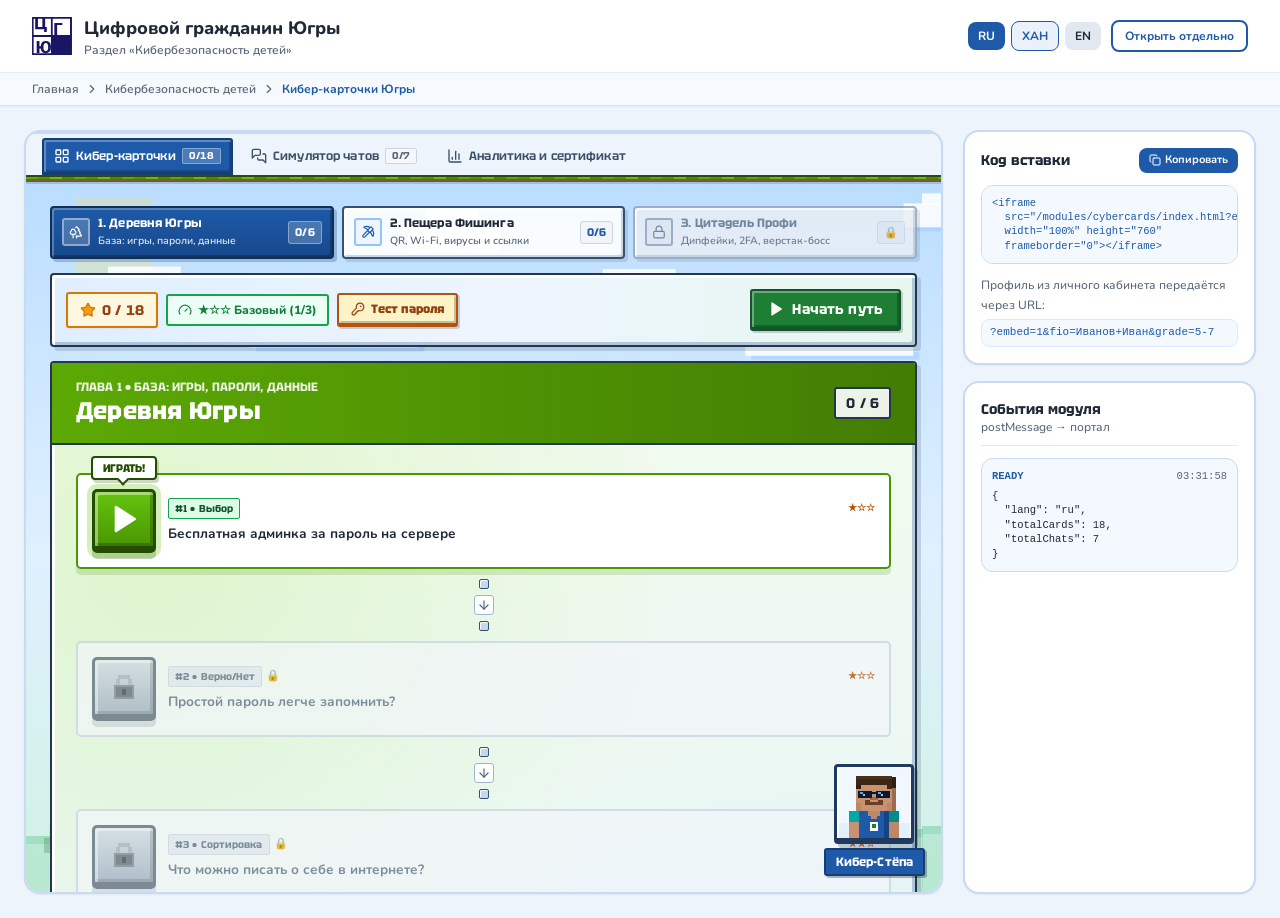
<file: demo-portal.html>
<!DOCTYPE html>
<html lang="ru">
<head>
  <meta charset="UTF-8" />
  <meta name="viewport" content="width=device-width, initial-scale=1.0" />
  <title>Цифровой гражданин Югры — Кибербезопасность детей</title>
  <link rel="stylesheet" href="css/fonts.css" />
  <link rel="stylesheet" href="css/tailwind.min.css" />
  <script src="vendor/lucide.min.js"></script>
  <style>
    body { font-family: 'Nunito', -apple-system, BlinkMacSystemFont, "Segoe UI", sans-serif; }
    h1, h2, h3 { font-family: 'Tektur', 'Nunito', sans-serif; }
  </style>
</head>
<body class="bg-[#eef4fb] text-[#1f2937] antialiased min-h-screen flex flex-col">

  <!-- Шапка портала «Цифровой гражданин Югры» -->
  <header class="bg-white border-b border-[#d5e2f0] shadow-sm sticky top-0 z-30">
    <div class="max-w-7xl mx-auto px-4 sm:px-8 py-3.5 flex flex-wrap items-center justify-between gap-3">
      <div class="flex items-center gap-3">
        <img src="svg/logo.svg" alt="Цифровой гражданин Югры" class="w-10 h-10 shrink-0" style="object-fit:contain;" />
        <div>
          <div class="font-extrabold text-base sm:text-lg text-[#1f2937] leading-tight">Цифровой гражданин Югры</div>
          <div class="text-xs font-semibold text-[#5b6778]">Раздел «Кибербезопасность детей»</div>
        </div>
      </div>

      <div class="flex flex-wrap items-center gap-1.5 text-xs font-bold">
        <button onclick="sendCmd('setLang', 'ru')" class="px-2.5 py-1.5 rounded-lg bg-[#1e5aa8] text-white">RU</button>
        <button onclick="sendCmd('setLang', 'kca')" class="px-2.5 py-1.5 rounded-lg bg-[#eaf1fb] border border-[#1e5aa8] text-[#1e5aa8]">ХАН</button>
        <button onclick="sendCmd('setLang', 'en')" class="px-2.5 py-1.5 rounded-lg bg-slate-200 text-[#1f2937]">EN</button>
        <a href="index.html" class="ml-1 px-3 py-1.5 rounded-lg border-2 border-[#1e5aa8] text-[#1e5aa8] hover:bg-[#eaf1fb] transition">Открыть отдельно</a>
      </div>
    </div>

    <!-- Хлебные крошки портала -->
    <div class="bg-[#f6f9fd] border-t border-[#e5edf7] px-4 sm:px-8 py-2">
      <div class="max-w-7xl mx-auto flex items-center gap-1.5 text-xs font-semibold text-[#5b6778]">
        <span>Главная</span>
        <i data-lucide="chevron-right" class="w-3.5 h-3.5"></i>
        <span>Кибербезопасность детей</span>
        <i data-lucide="chevron-right" class="w-3.5 h-3.5"></i>
        <span class="text-[#1e5aa8] font-bold">Кибер-карточки Югры</span>
      </div>
    </div>
  </header>

  <main class="max-w-7xl w-full mx-auto p-4 sm:p-6 flex-1 grid grid-cols-1 lg:grid-cols-12 gap-5">
    <!-- встроенный модуль тренажера через iframe -->
    <div class="lg:col-span-9 flex flex-col">
      <div class="bg-white rounded-2xl border-2 border-[#c6daf2] shadow-sm overflow-hidden flex-1 flex flex-col min-h-[600px] lg:min-h-[760px]">
        <iframe id="mod-frame" src="index.html?embed=1&lang=ru" class="w-full flex-1 min-h-[600px] lg:min-h-[760px] border-0"></iframe>
      </div>
    </div>

    <!-- боковая панель с кодом вставки и логом событий -->
    <aside class="lg:col-span-3 flex flex-col gap-4">
      <div class="bg-white rounded-2xl border-2 border-[#c6daf2] shadow-sm p-4 space-y-3">
        <div class="flex items-center justify-between gap-2">
          <h2 class="font-bold text-sm text-[#1f2937]">Код вставки</h2>
          <button id="btn-copy-embed" onclick="copyEmbedCode()" class="px-2.5 py-1 rounded-lg bg-[#1e5aa8] hover:bg-[#17498c] text-white text-[11px] font-bold transition flex items-center gap-1">
            <i data-lucide="copy" class="w-3 h-3"></i>
            <span id="copy-label">Копировать</span>
          </button>
        </div>
        <code id="embed-snippet" class="block p-2.5 rounded-xl bg-[#f4f8ff] border border-[#c6daf2] text-[10.5px] font-mono overflow-x-auto whitespace-pre text-[#1e5aa8] leading-snug">&lt;iframe
  src="/modules/cybercards/index.html?embed=1"
  width="100%" height="760"
  frameborder="0"&gt;&lt;/iframe&gt;</code>
        <div class="text-xs text-[#5b6778] leading-relaxed space-y-1">
          <p>Профиль из личного кабинета передаётся через URL:</p>
          <code class="block px-2 py-1 rounded-lg bg-[#f4f8ff] border border-[#dbeafe] text-[11px] text-[#1e5aa8] font-mono overflow-x-auto whitespace-nowrap">?embed=1&amp;fio=Иванов+Иван&amp;grade=5-7</code>
        </div>
      </div>

      <div class="bg-white rounded-2xl border-2 border-[#c6daf2] shadow-sm p-4 flex flex-col flex-1 max-h-[520px]">
        <div class="pb-2.5 border-b border-[#e5e9f0]">
          <h2 class="font-bold text-sm text-[#1f2937]">События модуля</h2>
          <p class="text-xs text-[#5b6778]">postMessage → портал</p>
        </div>

        <div id="event-log" class="flex-1 overflow-y-auto py-3 space-y-2 text-[11px] font-mono">
          <div class="text-slate-400 italic">Выполните действие в модуле...</div>
        </div>
      </div>
    </aside>
  </main>

  <script>
    const frame = document.getElementById('mod-frame');
    const logEl = document.getElementById('event-log');
    let first = true;

    function sendCmd(action, value) {
      if (frame && frame.contentWindow) {
        frame.contentWindow.postMessage({ target: 'cybercards-yugra', action, value }, '*');
      }
    }

    function copyEmbedCode() {
      const code = '<iframe src="/modules/cybercards/index.html?embed=1" width="100%" height="760" frameborder="0"></iframe>';
      navigator.clipboard.writeText(code).then(() => {
        const lbl = document.getElementById('copy-label');
        if (lbl) {
          lbl.textContent = 'Скопировано!';
          setTimeout(() => { lbl.textContent = 'Копировать'; }, 2000);
        }
      }).catch(() => {});
    }

    window.addEventListener('message', (e) => {
      const d = e.data;
      if (!d || d.source !== 'cybercards-yugra') return;
      if (first) { logEl.innerHTML = ''; first = false; }
      const el = document.createElement('div');
      el.className = 'p-2.5 rounded-xl bg-[#f4f8ff] border border-[#c6daf2] break-words';
      const hdr = document.createElement('div');
      hdr.className = 'flex items-center justify-between text-[10.5px] text-[#1e5aa8] font-bold mb-1';
      const evSpan = document.createElement('span');
      evSpan.className = 'uppercase';
      evSpan.textContent = String(d.event || '');
      const tmSpan = document.createElement('span');
      tmSpan.className = 'text-[#5b6778] font-normal';
      tmSpan.textContent = d.timestamp ? new Date(d.timestamp).toLocaleTimeString('ru-RU') : '';
      hdr.appendChild(evSpan);
      hdr.appendChild(tmSpan);
      const pre = document.createElement('pre');
      pre.className = 'text-[10.5px] whitespace-pre-wrap text-[#1f2937] leading-snug';
      pre.textContent = JSON.stringify(d.payload ?? {}, null, 2);
      el.appendChild(hdr);
      el.appendChild(pre);
      logEl.prepend(el);
    });

    if (window.lucide) lucide.createIcons();
  </script>
</body>
</html>
</file>
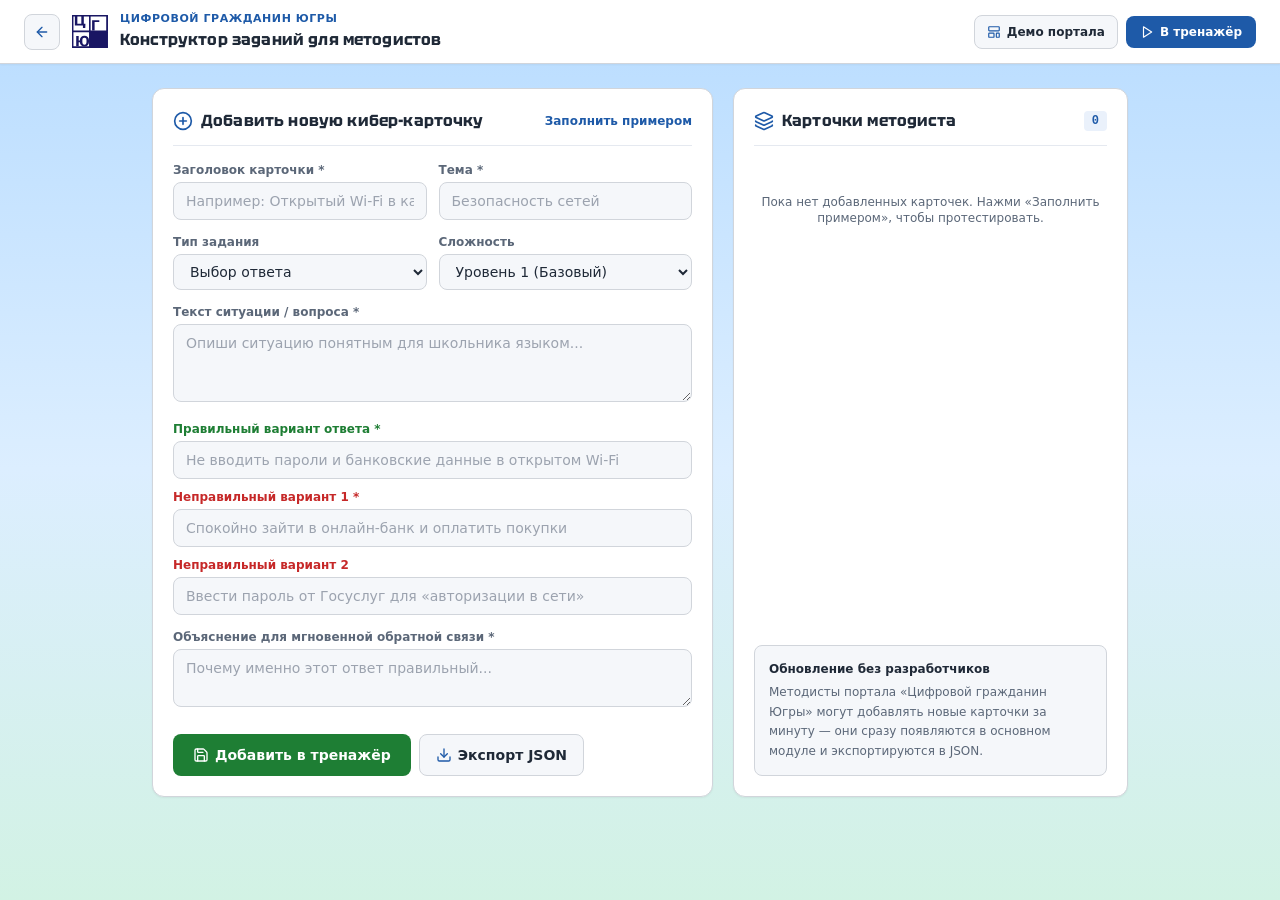
<file: editor.html>
<!DOCTYPE html>
<html lang="ru">
<head>
  <meta charset="UTF-8" />
  <meta name="viewport" content="width=device-width, initial-scale=1.0" />
  <title>Конструктор кибер-карточек — Цифровой гражданин Югры</title>
  <link rel="icon" type="image/svg+xml" href="svg/logo.svg" />
  <link rel="stylesheet" href="css/fonts.css" />
  <link rel="stylesheet" href="css/tailwind.min.css" />
  <link rel="stylesheet" href="css/styles.css" />
  <script src="vendor/lucide.min.js"></script>
</head>
<body class="bg-[#f5f7fa] text-[#1f2937] font-sans antialiased min-h-screen">

  <header class="bg-white border-b border-[#d1d5db] h-16 px-4 sm:px-6 flex items-center justify-between gap-3 sticky top-0 z-20 shadow-sm">
    <div class="flex items-center gap-3 min-w-0">
      <a href="index.html" class="w-9 h-9 rounded-lg bg-[#f5f7fa] border border-[#d1d5db] hover:bg-[#eaf1fb] text-[#1e5aa8] flex items-center justify-center shrink-0" title="Назад в тренажёр">
        <i data-lucide="arrow-left" class="w-4 h-4"></i>
      </a>
      <img src="svg/logo.svg" alt="Цифровой гражданин Югры" class="w-9 h-9 shrink-0" style="object-fit:contain;" />
      <div class="min-w-0">
        <div class="text-[11px] font-bold uppercase tracking-wider text-[#1e5aa8]">Цифровой гражданин Югры</div>
        <h1 class="font-bold text-sm sm:text-base text-[#1f2937] truncate">Конструктор заданий для методистов</h1>
      </div>
    </div>
    <div class="flex items-center gap-2 shrink-0">
      <a href="demo-portal.html" class="hidden sm:inline-flex items-center gap-1.5 px-3 py-2 rounded-lg bg-[#f5f7fa] border border-[#d1d5db] hover:bg-[#eaf1fb] text-xs font-semibold text-[#1f2937] transition">
        <i data-lucide="layout-template" class="w-3.5 h-3.5 text-[#1e5aa8]"></i>
        <span>Демо портала</span>
      </a>
      <a href="index.html" class="inline-flex items-center gap-1.5 px-3.5 py-2 rounded-lg bg-[#1e5aa8] hover:bg-[#17498c] text-white text-xs font-bold transition">
        <i data-lucide="play" class="w-3.5 h-3.5"></i>
        <span>В тренажёр</span>
      </a>
    </div>
  </header>

  <main class="max-w-5xl mx-auto p-4 sm:p-6 grid grid-cols-1 lg:grid-cols-12 gap-5">
    <section class="lg:col-span-7 bg-white border border-[#d1d5db] rounded-xl p-5 shadow-sm space-y-4">
      <div class="flex items-center justify-between border-b border-[#e5e9f0] pb-3">
        <h2 class="font-bold text-base text-[#1f2937] flex items-center gap-2">
          <i data-lucide="plus-circle" class="w-5 h-5 text-[#1e5aa8]"></i>
          <span>Добавить новую кибер-карточку</span>
        </h2>
        <button onclick="fillExample()" class="text-xs font-semibold text-[#1e5aa8] hover:underline">Заполнить примером</button>
      </div>

      <form id="card-form" onsubmit="saveCard(event)" class="space-y-3.5 text-sm">
        <div class="grid grid-cols-1 sm:grid-cols-2 gap-3">
          <div>
            <label class="block text-xs font-semibold text-[#5b6778] mb-1">Заголовок карточки *</label>
            <input id="c-title" required placeholder="Например: Открытый Wi-Fi в кафе" class="w-full bg-[#f5f7fa] border border-[#d1d5db] rounded-lg px-3 py-2 text-[#1f2937] outline-none focus:border-[#1e5aa8] focus:bg-white" />
          </div>
          <div>
            <label class="block text-xs font-semibold text-[#5b6778] mb-1">Тема *</label>
            <input id="c-topic" required placeholder="Безопасность сетей" class="w-full bg-[#f5f7fa] border border-[#d1d5db] rounded-lg px-3 py-2 text-[#1f2937] outline-none focus:border-[#1e5aa8] focus:bg-white" />
          </div>
        </div>

        <div class="grid grid-cols-1 sm:grid-cols-2 gap-3">
          <div>
            <label class="block text-xs font-semibold text-[#5b6778] mb-1">Тип задания</label>
            <select id="c-type" onchange="toggleTypeFields()" class="w-full bg-[#f5f7fa] border border-[#d1d5db] rounded-lg px-3 py-2 text-[#1f2937] outline-none">
              <option value="choice">Выбор ответа</option>
              <option value="truefalse">Верно / Неверно</option>
            </select>
          </div>
          <div>
            <label class="block text-xs font-semibold text-[#5b6778] mb-1">Сложность</label>
            <select id="c-level" class="w-full bg-[#f5f7fa] border border-[#d1d5db] rounded-lg px-3 py-2 text-[#1f2937] outline-none">
              <option value="1">Уровень 1 (Базовый)</option>
              <option value="2">Уровень 2 (Средний)</option>
              <option value="3">Уровень 3 (Продвинутый)</option>
            </select>
          </div>
        </div>

        <div>
          <label class="block text-xs font-semibold text-[#5b6778] mb-1">Текст ситуации / вопроса *</label>
          <textarea id="c-prompt" required rows="3" placeholder="Опиши ситуацию понятным для школьника языком..." class="w-full bg-[#f5f7fa] border border-[#d1d5db] rounded-lg px-3 py-2 text-[#1f2937] outline-none focus:border-[#1e5aa8] focus:bg-white"></textarea>
        </div>

        <!-- поля для выбора ответа -->
        <div id="fields-choice" class="space-y-2.5">
          <div>
            <label class="block text-xs font-semibold text-[#1e7e34] mb-1">Правильный вариант ответа *</label>
            <input id="c-opt-ok" placeholder="Не вводить пароли и банковские данные в открытом Wi-Fi" class="w-full bg-[#f5f7fa] border border-[#d1d5db] rounded-lg px-3 py-2 text-[#1f2937] outline-none focus:border-[#1e7e34] focus:bg-white" />
          </div>
          <div>
            <label class="block text-xs font-semibold text-[#c62828] mb-1">Неправильный вариант 1 *</label>
            <input id="c-opt-bad1" placeholder="Спокойно зайти в онлайн-банк и оплатить покупки" class="w-full bg-[#f5f7fa] border border-[#d1d5db] rounded-lg px-3 py-2 text-[#1f2937] outline-none focus:border-[#c62828] focus:bg-white" />
          </div>
          <div>
            <label class="block text-xs font-semibold text-[#c62828] mb-1">Неправильный вариант 2</label>
            <input id="c-opt-bad2" placeholder="Ввести пароль от Госуслуг для «авторизации в сети»" class="w-full bg-[#f5f7fa] border border-[#d1d5db] rounded-lg px-3 py-2 text-[#1f2937] outline-none focus:border-[#c62828] focus:bg-white" />
          </div>
        </div>

        <!-- поле для верно/неверно -->
        <div id="fields-tf" class="hidden">
          <label class="block text-xs font-semibold text-[#5b6778] mb-1">Правильный ответ для утверждения</label>
          <select id="c-tf-val" class="w-full bg-[#f5f7fa] border border-[#d1d5db] rounded-lg px-3 py-2 text-[#1f2937] outline-none">
            <option value="false">Неверно</option>
            <option value="true">Верно</option>
          </select>
        </div>

        <div>
          <label class="block text-xs font-semibold text-[#5b6778] mb-1">Объяснение для мгновенной обратной связи *</label>
          <textarea id="c-expl" required rows="2" placeholder="Почему именно этот ответ правильный..." class="w-full bg-[#f5f7fa] border border-[#d1d5db] rounded-lg px-3 py-2 text-[#1f2937] outline-none focus:border-[#1e5aa8] focus:bg-white"></textarea>
        </div>

        <div class="pt-2 flex flex-wrap gap-2">
          <button type="submit" class="px-5 py-2.5 rounded-lg bg-[#1e7e34] hover:opacity-95 text-white font-bold text-sm transition flex items-center gap-1.5">
            <i data-lucide="save" class="w-4 h-4"></i>
            <span>Добавить в тренажёр</span>
          </button>
          <button type="button" onclick="exportCardsJson()" class="px-4 py-2.5 rounded-lg bg-[#f5f7fa] border border-[#d1d5db] hover:bg-[#eaf1fb] text-[#1f2937] font-semibold text-sm transition flex items-center gap-1.5">
            <i data-lucide="download" class="w-4 h-4 text-[#1e5aa8]"></i>
            <span>Экспорт JSON</span>
          </button>
        </div>
      </form>
    </section>

    <aside class="lg:col-span-5 bg-white border border-[#d1d5db] rounded-xl p-5 shadow-sm flex flex-col gap-4">
      <div class="flex items-center justify-between border-b border-[#e5e9f0] pb-3">
        <h2 class="font-bold text-base text-[#1f2937] flex items-center gap-2">
          <i data-lucide="layers" class="w-5 h-5 text-[#1e5aa8]"></i>
          <span>Карточки методиста</span>
        </h2>
        <span id="custom-count" class="text-xs font-mono font-bold px-2 py-0.5 rounded bg-[#eaf1fb] text-[#1e5aa8]">0</span>
      </div>

      <div id="custom-list" class="space-y-2.5 flex-1"></div>

      <div class="bg-[#f5f7fa] border border-[#d1d5db] rounded-lg p-3.5 text-xs text-[#5b6778] leading-relaxed">
        <strong class="text-[#1f2937] block mb-1">Обновление без разработчиков</strong>
        Методисты портала «Цифровой гражданин Югры» могут добавлять новые карточки за минуту — они сразу появляются в основном модуле и экспортируются в JSON.
      </div>
    </aside>
  </main>

  <script>
    const KEY = 'cybercards_custom_cards_v1';

    function getList() {
      try { return JSON.parse(localStorage.getItem(KEY) || '[]'); } catch (e) { return []; }
    }
    function setList(arr) {
      localStorage.setItem(KEY, JSON.stringify(arr));
      render();
    }

    function toggleTypeFields() {
      const tp = document.getElementById('c-type').value;
      document.getElementById('fields-choice').classList.toggle('hidden', tp !== 'choice');
      document.getElementById('fields-tf').classList.toggle('hidden', tp !== 'truefalse');
    }

    function fillExample() {
      document.getElementById('c-title').value = 'Открытый Wi-Fi в кафе';
      document.getElementById('c-topic').value = 'Безопасность сетей';
      document.getElementById('c-type').value = 'choice';
      toggleTypeFields();
      document.getElementById('c-level').value = '2';
      document.getElementById('c-prompt').value = 'Ты подключился к бесплатному Wi-Fi без пароля в торговом центре. Какие действия безопасны в такой сети?';
      document.getElementById('c-opt-ok').value = 'Посмотреть расписание автобусов, не вводя пароли и данные банковских карт';
      document.getElementById('c-opt-bad1').value = 'Зайти в мобильный банк и перевести деньги другу';
      document.getElementById('c-opt-bad2').value = 'Авторизоваться на Госуслугах через открытую сеть';
      document.getElementById('c-expl').value = 'Через открытый Wi-Fi злоумышленники могут перехватить трафик. Никогда не вводи важные пароли и данные карт в публичных сетях без защиты.';
    }

    function saveCard(e) {
      e.preventDefault();
      const title = document.getElementById('c-title').value.trim();
      const topic = document.getElementById('c-topic').value.trim();
      const type = document.getElementById('c-type').value;
      const level = Number(document.getElementById('c-level').value) || 1;
      const prompt = document.getElementById('c-prompt').value.trim();
      const expl = document.getElementById('c-expl').value.trim();

      const card = {
        id: 'custom_card_' + Date.now(),
        type,
        level,
        topic: 'custom',
        topicLabel: { ru: topic, en: topic },
        title: { ru: title, en: title },
        prompt: { ru: prompt, en: prompt },
        explanation: { ru: expl, en: expl }
      };

      if (type === 'choice') {
        const ok = document.getElementById('c-opt-ok').value.trim();
        const b1 = document.getElementById('c-opt-bad1').value.trim();
        const b2 = document.getElementById('c-opt-bad2').value.trim();
        if (!ok || !b1) { alert('Заполни правильный и неправильный варианты!'); return; }
        card.options = [
          { id: 'b1', text: { ru: b1, en: b1 }, correct: false },
          { id: 'ok', text: { ru: ok, en: ok }, correct: true }
        ];
        if (b2) card.options.push({ id: 'b2', text: { ru: b2, en: b2 }, correct: false });
      } else {
        card.correctAnswer = document.getElementById('c-tf-val').value === 'true';
      }

      const arr = getList();
      arr.push(card);
      setList(arr);
      document.getElementById('card-form').reset();
      toggleTypeFields();
      alert('Карточка добавлена в тренажёр! Открой index.html, чтобы увидеть её в наборе.');
    }

    function delCard(id) {
      setList(getList().filter(c => c.id !== id));
    }

    function exportCardsJson() {
      const arr = getList();
      if (!arr.length) { alert('Сначала добавь хотя бы одну карточку.'); return; }
      const blob = new Blob([JSON.stringify(arr, null, 2)], { type: 'application/json' });
      const a = document.createElement('a');
      a.href = URL.createObjectURL(blob);
      a.download = 'cybercards_custom.json';
      a.click();
    }

    function render() {
      const arr = getList();
      document.getElementById('custom-count').textContent = arr.length;
      const box = document.getElementById('custom-list');
      if (!arr.length) {
        box.innerHTML = '<div class="py-8 text-center text-xs text-[#5b6778]">Пока нет добавленных карточек. Нажми «Заполнить примером», чтобы протестировать.</div>';
        return;
      }
      box.innerHTML = arr.map(c => `
        <div class="bg-[#f5f7fa] border border-[#d1d5db] rounded-lg p-3 flex items-start justify-between gap-2">
          <div class="min-w-0">
            <div class="font-bold text-xs text-[#1f2937] truncate">${c.title.ru}</div>
            <div class="text-[11px] text-[#5b6778] mt-0.5">${c.topicLabel.ru} • Уровень ${c.level}</div>
          </div>
          <button onclick="delCard('${c.id}')" class="p-1.5 rounded hover:bg-[#fdecec] text-[#5b6778] hover:text-[#c62828]">
            <i data-lucide="trash-2" class="w-4 h-4"></i>
          </button>
        </div>
      `).join('');
      if (window.lucide) lucide.createIcons();
    }

    render();
    if (window.lucide) lucide.createIcons();
  </script>
</body>
</html>
</file>
<file: css/fonts.css>
/* cyrillic-ext */
@font-face {
  font-family: 'Nunito';
  font-style: normal;
  font-weight: 500;
  font-display: swap;
  src: url(../fonts/nunito-500-cyrillic-ext-1.woff2) format('woff2');
  unicode-range: U+0460-052F, U+1C80-1C8A, U+20B4, U+2DE0-2DFF, U+A640-A69F, U+FE2E-FE2F;
}

/* cyrillic */
@font-face {
  font-family: 'Nunito';
  font-style: normal;
  font-weight: 500;
  font-display: swap;
  src: url(../fonts/nunito-500-cyrillic-2.woff2) format('woff2');
  unicode-range: U+0301, U+0400-045F, U+0490-0491, U+04B0-04B1, U+2116;
}

/* latin-ext */
@font-face {
  font-family: 'Nunito';
  font-style: normal;
  font-weight: 500;
  font-display: swap;
  src: url(../fonts/nunito-500-latin-ext-3.woff2) format('woff2');
  unicode-range: U+0100-02BA, U+02BD-02C5, U+02C7-02CC, U+02CE-02D7, U+02DD-02FF, U+0304, U+0308, U+0329, U+1D00-1DBF, U+1E00-1E9F, U+1EF2-1EFF, U+2020, U+20A0-20AB, U+20AD-20C4, U+2113, U+2C60-2C7F, U+A720-A7FF;
}

/* latin */
@font-face {
  font-family: 'Nunito';
  font-style: normal;
  font-weight: 500;
  font-display: swap;
  src: url(../fonts/nunito-500-latin-4.woff2) format('woff2');
  unicode-range: U+0000-00FF, U+0131, U+0152-0153, U+02BB-02BC, U+02C6, U+02DA, U+02DC, U+0304, U+0308, U+0329, U+2000-206F, U+20AC, U+2122, U+2191, U+2193, U+2212, U+2215, U+FEFF, U+FFFD;
}

/* cyrillic-ext */
@font-face {
  font-family: 'Nunito';
  font-style: normal;
  font-weight: 600;
  font-display: swap;
  src: url(../fonts/nunito-500-cyrillic-ext-1.woff2) format('woff2');
  unicode-range: U+0460-052F, U+1C80-1C8A, U+20B4, U+2DE0-2DFF, U+A640-A69F, U+FE2E-FE2F;
}

/* cyrillic */
@font-face {
  font-family: 'Nunito';
  font-style: normal;
  font-weight: 600;
  font-display: swap;
  src: url(../fonts/nunito-500-cyrillic-2.woff2) format('woff2');
  unicode-range: U+0301, U+0400-045F, U+0490-0491, U+04B0-04B1, U+2116;
}

/* latin-ext */
@font-face {
  font-family: 'Nunito';
  font-style: normal;
  font-weight: 600;
  font-display: swap;
  src: url(../fonts/nunito-500-latin-ext-3.woff2) format('woff2');
  unicode-range: U+0100-02BA, U+02BD-02C5, U+02C7-02CC, U+02CE-02D7, U+02DD-02FF, U+0304, U+0308, U+0329, U+1D00-1DBF, U+1E00-1E9F, U+1EF2-1EFF, U+2020, U+20A0-20AB, U+20AD-20C4, U+2113, U+2C60-2C7F, U+A720-A7FF;
}

/* latin */
@font-face {
  font-family: 'Nunito';
  font-style: normal;
  font-weight: 600;
  font-display: swap;
  src: url(../fonts/nunito-500-latin-4.woff2) format('woff2');
  unicode-range: U+0000-00FF, U+0131, U+0152-0153, U+02BB-02BC, U+02C6, U+02DA, U+02DC, U+0304, U+0308, U+0329, U+2000-206F, U+20AC, U+2122, U+2191, U+2193, U+2212, U+2215, U+FEFF, U+FFFD;
}

/* cyrillic-ext */
@font-face {
  font-family: 'Nunito';
  font-style: normal;
  font-weight: 700;
  font-display: swap;
  src: url(../fonts/nunito-500-cyrillic-ext-1.woff2) format('woff2');
  unicode-range: U+0460-052F, U+1C80-1C8A, U+20B4, U+2DE0-2DFF, U+A640-A69F, U+FE2E-FE2F;
}

/* cyrillic */
@font-face {
  font-family: 'Nunito';
  font-style: normal;
  font-weight: 700;
  font-display: swap;
  src: url(../fonts/nunito-500-cyrillic-2.woff2) format('woff2');
  unicode-range: U+0301, U+0400-045F, U+0490-0491, U+04B0-04B1, U+2116;
}

/* latin-ext */
@font-face {
  font-family: 'Nunito';
  font-style: normal;
  font-weight: 700;
  font-display: swap;
  src: url(../fonts/nunito-500-latin-ext-3.woff2) format('woff2');
  unicode-range: U+0100-02BA, U+02BD-02C5, U+02C7-02CC, U+02CE-02D7, U+02DD-02FF, U+0304, U+0308, U+0329, U+1D00-1DBF, U+1E00-1E9F, U+1EF2-1EFF, U+2020, U+20A0-20AB, U+20AD-20C4, U+2113, U+2C60-2C7F, U+A720-A7FF;
}

/* latin */
@font-face {
  font-family: 'Nunito';
  font-style: normal;
  font-weight: 700;
  font-display: swap;
  src: url(../fonts/nunito-500-latin-4.woff2) format('woff2');
  unicode-range: U+0000-00FF, U+0131, U+0152-0153, U+02BB-02BC, U+02C6, U+02DA, U+02DC, U+0304, U+0308, U+0329, U+2000-206F, U+20AC, U+2122, U+2191, U+2193, U+2212, U+2215, U+FEFF, U+FFFD;
}

/* cyrillic-ext */
@font-face {
  font-family: 'Nunito';
  font-style: normal;
  font-weight: 800;
  font-display: swap;
  src: url(../fonts/nunito-500-cyrillic-ext-1.woff2) format('woff2');
  unicode-range: U+0460-052F, U+1C80-1C8A, U+20B4, U+2DE0-2DFF, U+A640-A69F, U+FE2E-FE2F;
}

/* cyrillic */
@font-face {
  font-family: 'Nunito';
  font-style: normal;
  font-weight: 800;
  font-display: swap;
  src: url(../fonts/nunito-500-cyrillic-2.woff2) format('woff2');
  unicode-range: U+0301, U+0400-045F, U+0490-0491, U+04B0-04B1, U+2116;
}

/* latin-ext */
@font-face {
  font-family: 'Nunito';
  font-style: normal;
  font-weight: 800;
  font-display: swap;
  src: url(../fonts/nunito-500-latin-ext-3.woff2) format('woff2');
  unicode-range: U+0100-02BA, U+02BD-02C5, U+02C7-02CC, U+02CE-02D7, U+02DD-02FF, U+0304, U+0308, U+0329, U+1D00-1DBF, U+1E00-1E9F, U+1EF2-1EFF, U+2020, U+20A0-20AB, U+20AD-20C4, U+2113, U+2C60-2C7F, U+A720-A7FF;
}

/* latin */
@font-face {
  font-family: 'Nunito';
  font-style: normal;
  font-weight: 800;
  font-display: swap;
  src: url(../fonts/nunito-500-latin-4.woff2) format('woff2');
  unicode-range: U+0000-00FF, U+0131, U+0152-0153, U+02BB-02BC, U+02C6, U+02DA, U+02DC, U+0304, U+0308, U+0329, U+2000-206F, U+20AC, U+2122, U+2191, U+2193, U+2212, U+2215, U+FEFF, U+FFFD;
}

/* cyrillic-ext */
@font-face {
  font-family: 'Nunito';
  font-style: normal;
  font-weight: 900;
  font-display: swap;
  src: url(../fonts/nunito-500-cyrillic-ext-1.woff2) format('woff2');
  unicode-range: U+0460-052F, U+1C80-1C8A, U+20B4, U+2DE0-2DFF, U+A640-A69F, U+FE2E-FE2F;
}

/* cyrillic */
@font-face {
  font-family: 'Nunito';
  font-style: normal;
  font-weight: 900;
  font-display: swap;
  src: url(../fonts/nunito-500-cyrillic-2.woff2) format('woff2');
  unicode-range: U+0301, U+0400-045F, U+0490-0491, U+04B0-04B1, U+2116;
}

/* latin-ext */
@font-face {
  font-family: 'Nunito';
  font-style: normal;
  font-weight: 900;
  font-display: swap;
  src: url(../fonts/nunito-500-latin-ext-3.woff2) format('woff2');
  unicode-range: U+0100-02BA, U+02BD-02C5, U+02C7-02CC, U+02CE-02D7, U+02DD-02FF, U+0304, U+0308, U+0329, U+1D00-1DBF, U+1E00-1E9F, U+1EF2-1EFF, U+2020, U+20A0-20AB, U+20AD-20C4, U+2113, U+2C60-2C7F, U+A720-A7FF;
}

/* latin */
@font-face {
  font-family: 'Nunito';
  font-style: normal;
  font-weight: 900;
  font-display: swap;
  src: url(../fonts/nunito-500-latin-4.woff2) format('woff2');
  unicode-range: U+0000-00FF, U+0131, U+0152-0153, U+02BB-02BC, U+02C6, U+02DA, U+02DC, U+0304, U+0308, U+0329, U+2000-206F, U+20AC, U+2122, U+2191, U+2193, U+2212, U+2215, U+FEFF, U+FFFD;
}

/* cyrillic-ext */
@font-face {
  font-family: 'Tektur';
  font-style: normal;
  font-weight: 500;
  font-stretch: 100%;
  font-display: swap;
  src: url(../fonts/tektur-500-cyrillic-ext-5.woff2) format('woff2');
  unicode-range: U+0460-052F, U+1C80-1C8A, U+20B4, U+2DE0-2DFF, U+A640-A69F, U+FE2E-FE2F;
}

/* cyrillic */
@font-face {
  font-family: 'Tektur';
  font-style: normal;
  font-weight: 500;
  font-stretch: 100%;
  font-display: swap;
  src: url(../fonts/tektur-500-cyrillic-6.woff2) format('woff2');
  unicode-range: U+0301, U+0400-045F, U+0490-0491, U+04B0-04B1, U+2116;
}

/* greek */
@font-face {
  font-family: 'Tektur';
  font-style: normal;
  font-weight: 500;
  font-stretch: 100%;
  font-display: swap;
  src: url(../fonts/tektur-500-greek-7.woff2) format('woff2');
  unicode-range: U+0370-0377, U+037A-037F, U+0384-038A, U+038C, U+038E-03A1, U+03A3-03FF;
}

/* latin-ext */
@font-face {
  font-family: 'Tektur';
  font-style: normal;
  font-weight: 500;
  font-stretch: 100%;
  font-display: swap;
  src: url(../fonts/tektur-500-latin-ext-8.woff2) format('woff2');
  unicode-range: U+0100-02BA, U+02BD-02C5, U+02C7-02CC, U+02CE-02D7, U+02DD-02FF, U+0304, U+0308, U+0329, U+1D00-1DBF, U+1E00-1E9F, U+1EF2-1EFF, U+2020, U+20A0-20AB, U+20AD-20C4, U+2113, U+2C60-2C7F, U+A720-A7FF;
}

/* latin */
@font-face {
  font-family: 'Tektur';
  font-style: normal;
  font-weight: 500;
  font-stretch: 100%;
  font-display: swap;
  src: url(../fonts/tektur-500-latin-9.woff2) format('woff2');
  unicode-range: U+0000-00FF, U+0131, U+0152-0153, U+02BB-02BC, U+02C6, U+02DA, U+02DC, U+0304, U+0308, U+0329, U+2000-206F, U+20AC, U+2122, U+2191, U+2193, U+2212, U+2215, U+FEFF, U+FFFD;
}

/* cyrillic-ext */
@font-face {
  font-family: 'Tektur';
  font-style: normal;
  font-weight: 600;
  font-stretch: 100%;
  font-display: swap;
  src: url(../fonts/tektur-500-cyrillic-ext-5.woff2) format('woff2');
  unicode-range: U+0460-052F, U+1C80-1C8A, U+20B4, U+2DE0-2DFF, U+A640-A69F, U+FE2E-FE2F;
}

/* cyrillic */
@font-face {
  font-family: 'Tektur';
  font-style: normal;
  font-weight: 600;
  font-stretch: 100%;
  font-display: swap;
  src: url(../fonts/tektur-500-cyrillic-6.woff2) format('woff2');
  unicode-range: U+0301, U+0400-045F, U+0490-0491, U+04B0-04B1, U+2116;
}

/* greek */
@font-face {
  font-family: 'Tektur';
  font-style: normal;
  font-weight: 600;
  font-stretch: 100%;
  font-display: swap;
  src: url(../fonts/tektur-500-greek-7.woff2) format('woff2');
  unicode-range: U+0370-0377, U+037A-037F, U+0384-038A, U+038C, U+038E-03A1, U+03A3-03FF;
}

/* latin-ext */
@font-face {
  font-family: 'Tektur';
  font-style: normal;
  font-weight: 600;
  font-stretch: 100%;
  font-display: swap;
  src: url(../fonts/tektur-500-latin-ext-8.woff2) format('woff2');
  unicode-range: U+0100-02BA, U+02BD-02C5, U+02C7-02CC, U+02CE-02D7, U+02DD-02FF, U+0304, U+0308, U+0329, U+1D00-1DBF, U+1E00-1E9F, U+1EF2-1EFF, U+2020, U+20A0-20AB, U+20AD-20C4, U+2113, U+2C60-2C7F, U+A720-A7FF;
}

/* latin */
@font-face {
  font-family: 'Tektur';
  font-style: normal;
  font-weight: 600;
  font-stretch: 100%;
  font-display: swap;
  src: url(../fonts/tektur-500-latin-9.woff2) format('woff2');
  unicode-range: U+0000-00FF, U+0131, U+0152-0153, U+02BB-02BC, U+02C6, U+02DA, U+02DC, U+0304, U+0308, U+0329, U+2000-206F, U+20AC, U+2122, U+2191, U+2193, U+2212, U+2215, U+FEFF, U+FFFD;
}

/* cyrillic-ext */
@font-face {
  font-family: 'Tektur';
  font-style: normal;
  font-weight: 700;
  font-stretch: 100%;
  font-display: swap;
  src: url(../fonts/tektur-500-cyrillic-ext-5.woff2) format('woff2');
  unicode-range: U+0460-052F, U+1C80-1C8A, U+20B4, U+2DE0-2DFF, U+A640-A69F, U+FE2E-FE2F;
}

/* cyrillic */
@font-face {
  font-family: 'Tektur';
  font-style: normal;
  font-weight: 700;
  font-stretch: 100%;
  font-display: swap;
  src: url(../fonts/tektur-500-cyrillic-6.woff2) format('woff2');
  unicode-range: U+0301, U+0400-045F, U+0490-0491, U+04B0-04B1, U+2116;
}

/* greek */
@font-face {
  font-family: 'Tektur';
  font-style: normal;
  font-weight: 700;
  font-stretch: 100%;
  font-display: swap;
  src: url(../fonts/tektur-500-greek-7.woff2) format('woff2');
  unicode-range: U+0370-0377, U+037A-037F, U+0384-038A, U+038C, U+038E-03A1, U+03A3-03FF;
}

/* latin-ext */
@font-face {
  font-family: 'Tektur';
  font-style: normal;
  font-weight: 700;
  font-stretch: 100%;
  font-display: swap;
  src: url(../fonts/tektur-500-latin-ext-8.woff2) format('woff2');
  unicode-range: U+0100-02BA, U+02BD-02C5, U+02C7-02CC, U+02CE-02D7, U+02DD-02FF, U+0304, U+0308, U+0329, U+1D00-1DBF, U+1E00-1E9F, U+1EF2-1EFF, U+2020, U+20A0-20AB, U+20AD-20C4, U+2113, U+2C60-2C7F, U+A720-A7FF;
}

/* latin */
@font-face {
  font-family: 'Tektur';
  font-style: normal;
  font-weight: 700;
  font-stretch: 100%;
  font-display: swap;
  src: url(../fonts/tektur-500-latin-9.woff2) format('woff2');
  unicode-range: U+0000-00FF, U+0131, U+0152-0153, U+02BB-02BC, U+02C6, U+02DA, U+02DC, U+0304, U+0308, U+0329, U+2000-206F, U+20AC, U+2122, U+2191, U+2193, U+2212, U+2215, U+FEFF, U+FFFD;
}

/* cyrillic-ext */
@font-face {
  font-family: 'Tektur';
  font-style: normal;
  font-weight: 800;
  font-stretch: 100%;
  font-display: swap;
  src: url(../fonts/tektur-500-cyrillic-ext-5.woff2) format('woff2');
  unicode-range: U+0460-052F, U+1C80-1C8A, U+20B4, U+2DE0-2DFF, U+A640-A69F, U+FE2E-FE2F;
}

/* cyrillic */
@font-face {
  font-family: 'Tektur';
  font-style: normal;
  font-weight: 800;
  font-stretch: 100%;
  font-display: swap;
  src: url(../fonts/tektur-500-cyrillic-6.woff2) format('woff2');
  unicode-range: U+0301, U+0400-045F, U+0490-0491, U+04B0-04B1, U+2116;
}

/* greek */
@font-face {
  font-family: 'Tektur';
  font-style: normal;
  font-weight: 800;
  font-stretch: 100%;
  font-display: swap;
  src: url(../fonts/tektur-500-greek-7.woff2) format('woff2');
  unicode-range: U+0370-0377, U+037A-037F, U+0384-038A, U+038C, U+038E-03A1, U+03A3-03FF;
}

/* latin-ext */
@font-face {
  font-family: 'Tektur';
  font-style: normal;
  font-weight: 800;
  font-stretch: 100%;
  font-display: swap;
  src: url(../fonts/tektur-500-latin-ext-8.woff2) format('woff2');
  unicode-range: U+0100-02BA, U+02BD-02C5, U+02C7-02CC, U+02CE-02D7, U+02DD-02FF, U+0304, U+0308, U+0329, U+1D00-1DBF, U+1E00-1E9F, U+1EF2-1EFF, U+2020, U+20A0-20AB, U+20AD-20C4, U+2113, U+2C60-2C7F, U+A720-A7FF;
}

/* latin */
@font-face {
  font-family: 'Tektur';
  font-style: normal;
  font-weight: 800;
  font-stretch: 100%;
  font-display: swap;
  src: url(../fonts/tektur-500-latin-9.woff2) format('woff2');
  unicode-range: U+0000-00FF, U+0131, U+0152-0153, U+02BB-02BC, U+02C6, U+02DA, U+02DC, U+0304, U+0308, U+0329, U+2000-206F, U+20AC, U+2122, U+2191, U+2193, U+2212, U+2215, U+FEFF, U+FFFD;
}
</file>
<file: css/styles.css>
/* основные стили проекта кибер-карточки югры в светлом стиле майнкрафта */

:root {
  --cgy-bg: #f5f7fa;
  --cgy-card: #ffffff;
  --cgy-accent: #1e5aa8;
  --cgy-accent-hover: #17498c;
  --cgy-accent-soft: #eaf1fb;
  --cgy-text: #1f2937;
  --cgy-muted: #5b6778;
  --cgy-border: #b6c8df;
  --cgy-border-soft: #dce6f3;
  --cgy-ok: #1e7e34;
  --cgy-ok-bg: #e9f6ec;
  --cgy-err: #c62828;
  --cgy-err-bg: #fdecec;
  --cgy-warn: #b45309;
  --cgy-warn-bg: #fef3c7;
  --chat-bg: #e7eef6;
  --chat-in: #ffffff;
  --chat-out: #e3f0ff;
  --mc-ink: #24364d;
  --mc-bevel-light: rgba(255, 255, 255, 0.92);
  --mc-bevel-dark: rgba(132, 160, 196, 0.55);
  --mc-grass: #5ca904;
  --mc-grass-dark: #458203;
  --mc-dirt: #866043;
}

* {
  box-sizing: border-box;
  -webkit-tap-highlight-color: transparent;
}

html, body {
  overflow-x: clip;
  max-width: 100%;
}

body {
  background-color: #cde4ff;
  background-image: linear-gradient(180deg, #b8dcff 0%, #dceeff 52%, #d2f2e4 100%);
  background-attachment: fixed;
  color: var(--cgy-text);
  font-family: 'Nunito', -apple-system, BlinkMacSystemFont, "Segoe UI", Roboto, sans-serif;
  font-size: 16px;
  line-height: 1.5;
}

@media (max-width: 767px) {
  body {
    background-attachment: scroll;
    font-size: 16px;
  }
  #card-title {
    font-size: 21px !important;
    line-height: 1.25 !important;
  }
  #card-prompt {
    font-size: 16px !important;
  }
  .card-option {
    font-size: 15.5px !important;
    padding: 13px 14px !important;
  }
  .nav-tab {
    font-size: 12px !important;
    padding-top: 8px !important;
    padding-bottom: 8px !important;
  }
  .steve-speech-top::after {
    right: 24px;
  }
}

/* читаемый блочный игровой шрифт Tektur для заголовков, кнопок и ачивок */
.font-pixel,
h1, h2, h3,
.nav-tab,
.btn-3d,
#card-type-pill,
#card-topic-pill,
#card-diff-pill,
#streak-pill,
#badge-cards-progress,
#badge-chat-progress,
#overall-pct,
#pass-lab-time {
  font-family: 'Tektur', 'Nunito', sans-serif;
  letter-spacing: 0.01em;
}

/* пиксельная полоска травы и земли под шапкой */
.mc-grass-strip {
  height: 7px;
  background:
    repeating-linear-gradient(
      90deg,
      #5ca904 0px, #5ca904 12px,
      #4f9503 12px, #4f9503 24px,
      #6ab810 24px, #6ab810 36px,
      #488a03 36px, #488a03 48px
    );
  border-top: 2px solid #2c4a14;
  border-bottom: 3px solid #7d5638;
  box-shadow: 0 2px 0 rgba(36, 54, 77, 0.16);
}

/* основные блоки интерфейса как окна в майнкрафте (светлый кварц/камень) */
.mc-panel,
#card-stage,
#cards-complete-banner,
#view-chat > div {
  border-radius: 4px !important;
  border: 2px solid var(--mc-ink) !important;
  box-shadow:
    inset 3px 3px 0 var(--mc-bevel-light),
    inset -3px -3px 0 var(--mc-bevel-dark),
    4px 4px 0 rgba(36, 54, 77, 0.16) !important;
}

/* более легкие вложенные блоки (модалки, kpi, графики) */
.mc-box {
  border-radius: 4px !important;
  border: 2px solid #355070 !important;
  box-shadow:
    inset 2px 2px 0 rgba(255, 255, 255, 0.9),
    inset -2px -2px 0 rgba(140, 168, 204, 0.45),
    3px 3px 0 rgba(36, 54, 77, 0.14) !important;
}

/* поля ввода в пиксельном стиле */
body.mc-theme input[type="text"],
body.mc-theme select {
  border-radius: 3px !important;
  border: 2px solid #496587;
  box-shadow: inset 2px 2px 0 rgba(36, 54, 77, 0.1);
}
body.mc-theme input[type="text"]:focus,
body.mc-theme select:focus {
  border-color: var(--cgy-accent);
  box-shadow: inset 2px 2px 0 rgba(30, 90, 168, 0.12), 0 0 0 2px rgba(30, 90, 168, 0.2);
}

/* модальные окна в стиле игрового меню */
body.mc-theme .fixed.inset-0 > div {
  border-radius: 4px !important;
  border: 2px solid #1e2d40 !important;
  box-shadow:
    inset 2px 2px 0 rgba(255, 255, 255, 0.8),
    inset -2px -2px 0 rgba(120, 146, 178, 0.4),
    6px 6px 0 rgba(15, 23, 42, 0.35) !important;
}

/* плавающий персонаж */
#floating-steve {
  touch-action: none;
  user-select: none;
}
#floating-steve.is-dragging {
  cursor: grabbing !important;
}
#floating-steve.is-dragging .steve-body-btn {
  transform: scale(1.08) rotate(-4deg);
}
.steve-speech-top {
  position: relative;
  border-radius: 4px !important;
  border: 2px solid #1e3a5f !important;
  box-shadow:
    inset 2px 2px 0 #ffffff,
    inset -2px -2px 0 #c6daf2,
    4px 4px 0 rgba(24, 42, 68, 0.22) !important;
}
.steve-speech-top::after {
  content: "";
  position: absolute;
  bottom: -8px;
  right: 36px;
  width: 14px;
  height: 14px;
  background: inherit;
  border-right: 2px solid #1e3a5f;
  border-bottom: 2px solid #1e3a5f;
  transform: rotate(45deg);
}

/* нижняя панель инвентаря (хотбар как в майнкрафте) */
.mc-hotbar {
  background: linear-gradient(180deg, #dde9f7 0%, #cdddf0 100%);
  border: 2px solid #24364d;
  border-radius: 4px !important;
  box-shadow:
    inset 3px 3px 0 #ffffff,
    inset -3px -3px 0 #8fa9ca,
    4px 4px 0 rgba(36, 54, 77, 0.16);
}
.mc-slot {
  border-radius: 2px !important;
  background: #b7c8de;
  border: 2px solid #59708e;
  box-shadow:
    inset 2px 2px 0 #6f87a6,
    inset -2px -2px 0 #f4f8ff;
  transition: transform 0.12s ease, border-color 0.12s ease, background-color 0.12s ease;
}
.mc-slot.unlocked {
  background: linear-gradient(180deg, #fffdf0 0%, #fef3c7 100%);
  border-color: #b45309;
  box-shadow:
    inset 2px 2px 0 #ffffff,
    inset -2px -2px 0 #e5a93c,
    0 2px 0 rgba(120, 53, 15, 0.25);
  cursor: pointer;
}
.mc-slot.unlocked:hover {
  transform: translateY(-2px);
  background: #fef9c3;
  border-color: #92400e;
}
.mc-slot.current-slot {
  border-color: #1e5aa8;
  box-shadow:
    0 0 0 2px #1e5aa8,
    inset 2px 2px 0 #93c5fd,
    inset -2px -2px 0 #ffffff;
}

.custom-scroll::-webkit-scrollbar { width: 8px; height: 8px; }
.custom-scroll::-webkit-scrollbar-track { background: #e2ecf8; }
.custom-scroll::-webkit-scrollbar-thumb {
  background: #8ba6c7;
  border: 2px solid #e2ecf8;
  border-radius: 2px;
}
.custom-scroll::-webkit-scrollbar-thumb:hover { background: #5a7ca6; }

/* вкладки в шапке (как вкладки инвентаря) */
.nav-tab {
  color: #3b4f69;
  border: 2px solid transparent;
  border-bottom: 3px solid transparent;
  border-radius: 3px 3px 0 0;
  transition: color 0.12s ease, border-color 0.12s ease, background-color 0.12s ease;
}
.nav-tab:hover {
  color: var(--cgy-accent);
  background-color: #e4effd;
  border-color: #b8d0ee;
  border-bottom-color: transparent;
}
.nav-tab.active {
  color: #ffffff;
  background-color: var(--cgy-accent);
  border-color: #153e75;
  border-bottom-color: #153e75;
  box-shadow: inset 2px 2px 0 rgba(255, 255, 255, 0.28), inset -2px -2px 0 rgba(0, 0, 0, 0.22);
  font-weight: 700;
}
.nav-tab.active #badge-cards-progress,
.nav-tab.active #badge-chat-progress {
  background-color: rgba(255, 255, 255, 0.2);
  color: #ffffff;
  border-color: rgba(255, 255, 255, 0.35);
}

/* кнопки вариантов ответа (пиксельные кнопки с объемом) */
.card-option {
  background-color: #f4f8ff;
  border: 2px solid #355070;
  border-bottom-width: 4px;
  color: var(--cgy-text);
  border-radius: 4px !important;
  box-shadow:
    inset 2px 2px 0 rgba(255, 255, 255, 0.92),
    inset -2px -2px 0 rgba(140, 168, 204, 0.42),
    2px 2px 0 rgba(36, 54, 77, 0.12);
  transition: transform 0.1s ease, border-color 0.12s ease, background-color 0.12s ease;
}
.card-option:hover:not(:disabled) {
  border-color: var(--cgy-accent);
  background-color: #e5f0ff;
  transform: translateY(-2px);
  box-shadow:
    inset 2px 2px 0 #ffffff,
    inset -2px -2px 0 rgba(96, 146, 212, 0.45),
    3px 4px 0 rgba(30, 90, 168, 0.18);
}
.card-option:active:not(:disabled) {
  transform: translateY(2px);
  border-bottom-width: 2px;
  box-shadow: inset 2px 2px 0 rgba(36, 54, 77, 0.12);
}
.card-option.tf-true-opt {
  background: linear-gradient(180deg, #effdf3 0%, #d4f7de 100%);
  border-color: #1c6b31;
  border-bottom-color: #14532d;
  color: #14532d;
  box-shadow: inset 2px 2px 0 rgba(255, 255, 255, 0.85), inset -2px -2px 0 rgba(22, 163, 74, 0.25), 2px 3px 0 rgba(20, 83, 45, 0.15);
}
.card-option.tf-true-opt:hover:not(:disabled) {
  background: linear-gradient(180deg, #dcfce7 0%, #bbf7d0 100%);
  border-color: #15803d;
}
.card-option.tf-false-opt {
  background: linear-gradient(180deg, #fff4f4 0%, #fedada 100%);
  border-color: #9e2222;
  border-bottom-color: #7f1d1d;
  color: #7f1d1d;
  box-shadow: inset 2px 2px 0 rgba(255, 255, 255, 0.85), inset -2px -2px 0 rgba(220, 38, 38, 0.22), 2px 3px 0 rgba(127, 29, 29, 0.15);
}
.card-option.tf-false-opt:hover:not(:disabled) {
  background: linear-gradient(180deg, #fee2e2 0%, #fecaca 100%);
  border-color: #b91c1c;
}
.card-option.is-correct {
  border-color: var(--cgy-ok) !important;
  background-color: var(--cgy-ok-bg) !important;
  color: #14532d !important;
}
.card-option.is-wrong {
  border-color: var(--cgy-err) !important;
  background-color: var(--cgy-err-bg) !important;
  color: #7f1d1d !important;
}

/* объемные кнопки как в меню майнкрафта */
.btn-3d {
  border-radius: 3px !important;
  border-width: 2px;
  border-bottom-width: 4px;
  box-shadow:
    inset 2px 2px 0 rgba(255, 255, 255, 0.34),
    inset -2px -2px 0 rgba(0, 0, 0, 0.22),
    2px 2px 0 rgba(15, 23, 42, 0.18);
  transition: transform 0.1s ease, filter 0.12s ease;
}
.btn-3d:hover:not(:disabled) {
  filter: brightness(1.06);
  transform: translateY(-1px);
}
.btn-3d:active:not(:disabled) {
  transform: translateY(2px);
  border-bottom-width: 2px;
  box-shadow: inset 2px 2px 0 rgba(0, 0, 0, 0.18);
}

/* анимации персонажа и облачка речи */
@keyframes bearFloat {
  0%, 100% { transform: translateY(0px) rotate(0deg); }
  50% { transform: translateY(-4px) rotate(1deg); }
}
.yugorka-float {
  animation: bearFloat 3.2s ease-in-out infinite;
}
@keyframes bearJump {
  0% { transform: translateY(0) scale(1); }
  30% { transform: translateY(-12px) scale(1.08) rotate(-3deg); }
  60% { transform: translateY(0) scale(0.96) rotate(2deg); }
  80% { transform: translateY(-5px) scale(1.03); }
  100% { transform: translateY(0) scale(1); }
}
.yugorka-jump {
  animation: bearJump 0.65s cubic-bezier(0.22, 1, 0.36, 1);
}
@keyframes bearOops {
  0%, 100% { transform: rotate(0deg); }
  20% { transform: rotate(-7deg); }
  45% { transform: rotate(6deg); }
  70% { transform: rotate(-4deg); }
}
.yugorka-oops {
  animation: bearOops 0.55s ease-out;
}
@keyframes steveTalkBob {
  0%, 100% { transform: translateY(0px) rotate(0deg); }
  25% { transform: translateY(-3px) rotate(-1.8deg); }
  75% { transform: translateY(-2px) rotate(1.8deg); }
}
.steve-talking {
  animation: steveTalkBob 0.42s ease-in-out infinite !important;
}

/* стили для лупы и кликабельных улик */
@keyframes clueGlow {
  0%, 100% {
    box-shadow: 0 0 0 0 rgba(245, 158, 11, 0.45), 2px 2px 0 rgba(180, 83, 9, 0.25);
  }
  50% {
    box-shadow: 0 0 0 6px rgba(245, 158, 11, 0), 2px 2px 0 rgba(180, 83, 9, 0.35);
  }
}
@keyframes lensBob {
  0%, 100% { transform: translate(0, 0) rotate(-6deg); }
  50% { transform: translate(2px, -3px) rotate(6deg); }
}
.detective-lens-bob {
  animation: lensBob 2.6s ease-in-out infinite;
}
.detective-shell {
  border-radius: 4px !important;
  background: linear-gradient(145deg, #f3f8ff 0%, #ffffff 55%, #eefaf4 100%);
  border: 2px solid #355070;
  box-shadow: inset 2px 2px 0 #ffffff, inset -2px -2px 0 #c6daf2, 3px 3px 0 rgba(36, 54, 77, 0.12);
  cursor: url("data:image/svg+xml,%3Csvg xmlns='http://www.w3.org/2000/svg' width='32' height='32' viewBox='0 0 32 32'%3E%3Cline x1='20' y1='20' x2='29' y2='29' stroke='%237c4a21' stroke-width='5' stroke-linecap='round'/%3E%3Cline x1='20' y1='20' x2='29' y2='29' stroke='%23d97706' stroke-width='2.4' stroke-linecap='round'/%3E%3Ccircle cx='13' cy='13' r='10' fill='%23dbeafe' fill-opacity='0.78' stroke='%231e5aa8' stroke-width='3'/%3E%3Cpath d='M8 10 Q10.5 6.5 15 7.5' stroke='%23ffffff' stroke-width='2.2' stroke-linecap='round' fill='none'/%3E%3C/svg%3E") 12 12, zoom-in;
}
.detective-shell.detective-done {
  cursor: default;
}
.clue-hotspot {
  position: relative;
  display: inline-flex;
  align-items: center;
  gap: 5px;
  max-width: 100%;
  padding: 3px 9px 3px 6px;
  margin: 2px 2px;
  border-radius: 3px;
  background: linear-gradient(180deg, #fffbeb 0%, #fef3c7 100%);
  border: 2px solid #b45309;
  border-bottom-width: 3px;
  color: #92400e;
  font-weight: 800;
  text-align: left;
  white-space: normal;
  word-break: break-word;
  line-height: 1.3;
  cursor: url("data:image/svg+xml,%3Csvg xmlns='http://www.w3.org/2000/svg' width='32' height='32' viewBox='0 0 32 32'%3E%3Cline x1='20' y1='20' x2='29' y2='29' stroke='%237c4a21' stroke-width='5' stroke-linecap='round'/%3E%3Cline x1='20' y1='20' x2='29' y2='29' stroke='%23f59e0b' stroke-width='2.5' stroke-linecap='round'/%3E%3Ccircle cx='13' cy='13' r='10' fill='%23fef08a' fill-opacity='0.88' stroke='%23d97706' stroke-width='3'/%3E%3Cpath d='M13 8 L14.4 11.4 L18 11.8 L15.2 14.1 L16 17.6 L13 15.8 L10 17.6 L10.8 14.1 L8 11.8 L11.6 11.4 Z' fill='%23d97706'/%3E%3C/svg%3E") 12 12, pointer;
  vertical-align: baseline;
  transition: transform 0.14s ease, background 0.12s ease, border-color 0.12s ease;
  animation: clueGlow 2.4s infinite;
}
.clue-hotspot:hover {
  transform: translateY(-2px);
  background: linear-gradient(180deg, #fef9c3 0%, #fde68a 100%);
  border-color: #92400e;
}
.clue-hotspot:active {
  transform: translateY(1px);
}
.clue-hotspot .clue-lens-dot {
  width: 20px;
  height: 20px;
  border-radius: 2px;
  background: #d97706;
  color: #ffffff;
  display: inline-flex;
  align-items: center;
  justify-content: center;
  flex-shrink: 0;
}
.clue-hotspot.clue-found {
  background: linear-gradient(180deg, #ecfdf5 0%, #d1fae5 100%);
  border-color: #15803d;
  border-bottom-color: #14532d;
  color: #14532d;
  animation: none;
  cursor: default;
  pointer-events: none;
}
.clue-hotspot.clue-found:hover {
  transform: none;
}
.clue-hotspot.clue-found .clue-lens-dot {
  background: #16a34a;
}
.evidence-card {
  border-radius: 3px !important;
  animation: cardEnter 0.22s ease-out forwards;
}
@keyframes dangerStripeMove {
  0% { background-position: 0 0; }
  100% { background-position: 28px 0; }
}
.danger-meter-bar {
  background-image: repeating-linear-gradient(
    -45deg,
    #dc2626 0,
    #dc2626 7px,
    #ef4444 7px,
    #ef4444 14px
  );
  background-size: 28px 28px;
  animation: dangerStripeMove 1.1s linear infinite;
}

/* пульсация кнопки озвучки когда говорит */
@keyframes speakWave {
  0%, 100% { box-shadow: 0 0 0 0 rgba(30, 90, 168, 0.35); }
  50% { box-shadow: 0 0 0 7px rgba(30, 90, 168, 0); }
}
.btn-speaking {
  background-color: #1e5aa8 !important;
  color: #ffffff !important;
  border-color: #153e75 !important;
  animation: speakWave 1.3s infinite;
}

/* квадратные блоки-плитки миссий сверху */
.mission-node {
  border-radius: 3px !important;
  font-family: 'Tektur', 'Nunito', sans-serif;
  box-shadow:
    inset 2px 2px 0 rgba(255, 255, 255, 0.45),
    inset -2px -2px 0 rgba(0, 0, 0, 0.2),
    2px 2px 0 rgba(36, 54, 77, 0.16);
  will-change: transform;
  backface-visibility: hidden;
  transition: transform 0.12s ease, box-shadow 0.12s ease;
}
.mission-node:hover {
  transform: translateY(-2px);
  box-shadow:
    inset 2px 2px 0 rgba(255, 255, 255, 0.55),
    inset -2px -2px 0 rgba(0, 0, 0, 0.22),
    2px 4px 0 rgba(30, 90, 168, 0.24);
}
.mission-node-current {
  transform: translateY(-1px);
  box-shadow:
    0 0 0 2px #1e5aa8,
    inset 2px 2px 0 rgba(255, 255, 255, 0.4),
    inset -2px -2px 0 rgba(0, 0, 0, 0.25);
}

/* стили перетаскивания карточек */
.draggable-chip {
  border-radius: 3px !important;
  cursor: grab;
  user-select: none;
  box-shadow: inset 2px 2px 0 rgba(255, 255, 255, 0.8), inset -2px -2px 0 rgba(140, 168, 204, 0.35), 2px 2px 0 rgba(36, 54, 77, 0.12);
  transition: transform 0.12s ease, box-shadow 0.12s ease, border-color 0.12s ease, background-color 0.12s ease, opacity 0.12s ease;
}
.draggable-chip:hover {
  transform: translateY(-2px);
  border-color: var(--cgy-accent);
}
.draggable-chip:active {
  cursor: grabbing;
}
.draggable-chip.dragging {
  opacity: 0.45;
  transform: scale(0.96);
}
.draggable-chip.chip-selected {
  border-color: var(--cgy-accent) !important;
  background-color: var(--cgy-accent-soft) !important;
  box-shadow: 0 0 0 2px rgba(30, 90, 168, 0.35);
}

/* корзины для сортировки */
.drop-zone {
  border-radius: 4px !important;
  border: 2px dashed var(--cgy-border);
  transition: all 0.15s ease;
}
.drop-zone-safe {
  border-color: #22c55e;
  background-color: #f4fcf6;
}
.drop-zone-private {
  border-color: #ef4444;
  background-color: #fff6f6;
}
.drop-zone.drag-over {
  transform: scale(1.01);
  border-style: solid !important;
  box-shadow: 4px 4px 0 rgba(30, 90, 168, 0.16);
}
.drop-zone-safe.drag-over {
  border-color: var(--cgy-ok) !important;
  background-color: #dcfce7 !important;
}
.drop-zone-private.drag-over {
  border-color: var(--cgy-err) !important;
  background-color: #fee2e2 !important;
}

/* подсветка при перетаскивании порядка */
.order-card {
  border-radius: 3px !important;
  cursor: grab;
  box-shadow: inset 2px 2px 0 rgba(255, 255, 255, 0.8), inset -2px -2px 0 rgba(140, 168, 204, 0.35), 2px 2px 0 rgba(36, 54, 77, 0.1);
  transition: transform 0.12s ease, border-color 0.12s ease, background-color 0.12s ease;
}
.order-card:active {
  cursor: grabbing;
}
.order-card.dragging {
  opacity: 0.42;
  transform: scale(0.98);
}
.order-card.drag-over-top {
  border-top: 4px solid var(--cgy-accent) !important;
  transform: translateY(2px);
}
.order-card.drag-over-bottom {
  border-bottom: 4px solid var(--cgy-accent) !important;
  transform: translateY(-2px);
}

/* кнопки для сопоставления пар */
.match-btn {
  border-radius: 3px !important;
  background: #ffffff;
  border: 2px solid #496587;
  box-shadow: inset 2px 2px 0 rgba(255, 255, 255, 0.85), inset -2px -2px 0 rgba(140, 168, 204, 0.35), 2px 2px 0 rgba(36, 54, 77, 0.12);
  transition: all 0.12s ease;
}
.match-btn:hover:not(:disabled) {
  border-color: var(--cgy-accent);
  background: var(--cgy-accent-soft);
}
.match-btn.active-pick {
  border-color: #153e75;
  background: var(--cgy-accent);
  color: #ffffff;
  box-shadow: inset 2px 2px 0 rgba(255, 255, 255, 0.3), inset -2px -2px 0 rgba(0, 0, 0, 0.25);
}
.match-btn.paired {
  border-color: #2563eb;
  background: #eff6ff;
}
.match-btn.drag-over {
  border-color: var(--cgy-accent) !important;
  background: #dbeafe !important;
  transform: scale(1.015);
}

/* анимация появления карточки */
@keyframes cardEnter {
  from {
    opacity: 0;
    transform: translateY(8px);
  }
  to {
    opacity: 1;
    transform: translateY(0);
  }
}
.card-enter {
  animation: cardEnter 0.22s ease-out forwards;
}

/* анимация всплывашек */
@keyframes floatUpFade {
  0% { opacity: 0; transform: translate(-50%, 10px) scale(0.85); }
  20% { opacity: 1; transform: translate(-50%, -6px) scale(1.06); }
  100% { opacity: 0; transform: translate(-50%, -56px) scale(1); }
}
.xp-float {
  animation: floatUpFade 1.15s cubic-bezier(0.22, 1, 0.36, 1) forwards;
}

/* настоящие плашки достижений как в майнкрафте (тост и карточки в аналитике) */
@keyframes mcAdvSlide {
  0% { opacity: 0; transform: translateX(48px); }
  10% { opacity: 1; transform: translateX(0); }
  85% { opacity: 1; transform: translateX(0); }
  100% { opacity: 0; transform: translateX(36px); }
}
.mc-adv-toast {
  background: #212121;
  border: 2px solid #000000;
  border-radius: 5px;
  box-shadow:
    inset 0 0 0 2px #585858,
    inset 3px 3px 0 0 #666666,
    inset -3px -3px 0 0 #3a3a3a,
    4px 5px 0 rgba(0, 0, 0, 0.38);
  padding: 10px 14px 10px 12px;
  animation: mcAdvSlide 3.2s cubic-bezier(0.22, 1, 0.36, 1) forwards;
}
.mc-adv-title {
  font-family: 'Tektur', 'Nunito', sans-serif;
  color: #ffff55;
  text-shadow: 2px 2px 0 #3f3f15;
  font-weight: 700;
  line-height: 1.18;
}
.mc-adv-sub {
  font-family: 'Tektur', 'Nunito', sans-serif;
  color: #ffffff;
  text-shadow: 2px 2px 0 #3a3a3a;
  font-weight: 600;
  line-height: 1.24;
}

/* карточки ачивок в разделе аналитики (фулл майнкрафт как на скрине) */
.mc-ach-card {
  background: #212121;
  border: 2px solid #000000;
  border-radius: 5px;
  box-shadow:
    inset 0 0 0 2px #585858,
    inset 3px 3px 0 0 #686868,
    inset -3px -3px 0 0 #383838,
    3px 4px 0 rgba(0, 0, 0, 0.28);
  transition: transform 0.12s ease;
}
.mc-ach-card:hover {
  transform: translateY(-2px);
}
.mc-ach-card.is-locked {
  background: #36393f;
  border-color: #16181c;
  box-shadow:
    inset 0 0 0 2px #525761,
    inset 3px 3px 0 0 #5f6570,
    inset -3px -3px 0 0 #2b2e33,
    3px 4px 0 rgba(0, 0, 0, 0.2);
}
.mc-ach-desc {
  color: #cfcfcf;
  text-shadow: 1px 1px 0 #111111;
}
.mc-ach-card.is-locked .mc-adv-title {
  color: #9ca3af;
  text-shadow: 1px 1px 0 #1f2226;
}
.mc-ach-card.is-locked .mc-adv-sub {
  color: #d1d5db;
  text-shadow: 1px 1px 0 #1f2226;
}
.mc-ach-card.is-locked .mc-ach-desc {
  color: #9ca3af;
}

/* подпрыгивание при верном ответе */
@keyframes successPop {
  0% { transform: scale(0.95); }
  55% { transform: scale(1.02); }
  100% { transform: scale(1); }
}
.animate-success-pop {
  animation: successPop 0.26s ease-out;
}

/* полоска прогресса как шкала опыта в майнкрафте */
.progress-fill-animated {
  background-color: #5ca904;
  background-image:
    repeating-linear-gradient(
      90deg,
      transparent 0px,
      transparent 10px,
      rgba(0, 0, 0, 0.22) 10px,
      rgba(0, 0, 0, 0.22) 12px
    ),
    linear-gradient(180deg, #84e01c 0%, #5ca904 55%, #427d03 100%);
}
.mc-xp-bar {
  background: #2b3a4a;
  border: 2px solid #162230;
  border-radius: 2px !important;
  box-shadow: inset 1px 1px 0 rgba(0, 0, 0, 0.45);
}

/* фон и пузыри сообщений в симуляторе чатов */
.chat-wallpaper-light {
  background-color: var(--chat-bg);
  background-image: url("data:image/svg+xml,%3Csvg width='120' height='120' viewBox='0 0 120 120' xmlns='http://www.w3.org/2000/svg'%3E%3Cg fill='none' stroke='%231e5aa8' stroke-opacity='0.06' stroke-width='1.3'%3E%3Cpath d='M22 18l8-3 8 3v6c0 5-3.5 9-8 11-4.5-2-8-6-8-11v-6z'/%3E%3Crect x='76' y='20' width='14' height='11' rx='2'/%3E%3Cpath d='M79 20v-3a4 4 0 0 1 8 0v3'/%3E%3Ccircle cx='30' cy='82' r='8'/%3E%3Cpath d='M26 82l2.5 2.5 5.5-5.5'/%3E%3C/g%3E%3C/svg%3E");
}

.bubble-in {
  position: relative;
  background-color: var(--chat-in);
  color: var(--cgy-text);
  border: 1.5px solid #c9d7e8;
  border-radius: 8px 8px 8px 2px;
}

.bubble-out {
  position: relative;
  background-color: var(--chat-out);
  color: #111827;
  border: 1.5px solid #9dc2ef;
  border-radius: 8px 8px 2px 8px;
}

.tg-link-preview {
  border-left: 3px solid var(--cgy-accent);
  background: #f1f6fd;
  border-radius: 2px 6px 6px 2px;
  transition: background-color 0.15s ease;
}
.tg-link-preview:hover { background: #e3eefc; }

.chat-item-active {
  background-color: var(--cgy-accent);
  color: #ffffff;
}
.chat-item-active .chat-sub { color: rgba(255, 255, 255, 0.88); }
.chat-item-active .chat-time { color: rgba(255, 255, 255, 0.82); }
.chat-item-active .bot-pill {
  background-color: rgba(255, 255, 255, 0.25);
  color: #ffffff;
}

.bot-pill {
  background-color: #eaf1fb;
  color: var(--cgy-accent);
}

.voice-bar {
  width: 3px;
  border-radius: 1px;
  background-color: #94a3b8;
  transition: background-color 0.15s ease;
}
.voice-bar.played { background-color: var(--cgy-accent); }

@keyframes premPulse {
  0%, 100% { opacity: 1; transform: scale(1); }
  50% { opacity: 0.82; transform: scale(1.07); }
}
.fake-prem-badge {
  cursor: pointer;
  display: inline-flex;
  align-items: center;
  animation: premPulse 2.6s infinite ease-in-out;
}

@keyframes msgIn {
  from { opacity: 0; transform: translateY(6px); }
  to { opacity: 1; transform: translateY(0); }
}
.msg-animate { animation: msgIn 0.2s ease-out forwards; }

@keyframes typingDot {
  0%, 80%, 100% { opacity: 0.35; transform: translateY(0); }
  40% { opacity: 1; transform: translateY(-2px); }
}
.typing-dot {
  width: 6px;
  height: 6px;
  border-radius: 1px;
  background-color: #64748b;
  display: inline-block;
  animation: typingDot 1.1s infinite ease-in-out;
}
.typing-dot:nth-child(2) { animation-delay: 0.18s; }
.typing-dot:nth-child(3) { animation-delay: 0.36s; }

@keyframes smsSlideIn {
  from { opacity: 0; transform: translateY(-14px); }
  to { opacity: 1; transform: translateY(0); }
}
.sms-slide-in { animation: smsSlideIn 0.25s cubic-bezier(0.22, 1, 0.36, 1) forwards; }

@keyframes fadeIn {
  from { opacity: 0; }
  to { opacity: 1; }
}
.animate-fade-in { animation: fadeIn 0.16s ease-out forwards; }

@keyframes shakeModal {
  0%, 100% { transform: translateX(0); }
  20% { transform: translateX(-6px); }
  40% { transform: translateX(6px); }
  60% { transform: translateX(-4px); }
  80% { transform: translateX(3px); }
}
.animate-shake { animation: shakeModal 0.35s ease-out both; }

@keyframes ringPulse {
  0% { box-shadow: 0 0 0 0 rgba(30, 126, 52, 0.45); }
  70% { box-shadow: 0 0 0 16px rgba(30, 126, 52, 0); }
  100% { box-shadow: 0 0 0 0 rgba(30, 126, 52, 0); }
}
.call-ringing { animation: ringPulse 1.5s infinite; }

@keyframes toastIn {
  from { opacity: 0; transform: translateY(8px); }
  to { opacity: 1; transform: translateY(0); }
}
.toast-enter { animation: toastIn 0.18s ease-out forwards; }

/* стили глав-биомов (путь как в duolingo + minecraft) */
.biome-tab {
  border-radius: 4px;
  border: 2px solid #355070;
  background: rgba(255, 255, 255, 0.9);
  box-shadow: inset 2px 2px 0 #ffffff, inset -2px -2px 0 rgba(140, 168, 204, 0.45), 3px 3px 0 rgba(36, 54, 77, 0.14);
  transition: transform 0.12s ease, border-color 0.12s ease, background-color 0.12s ease;
}
.biome-tab:hover {
  transform: translateY(-2px);
  border-color: var(--cgy-accent);
}
.biome-tab.active {
  background: linear-gradient(180deg, #1e5aa8 0%, #17498c 100%);
  border-color: #0f2e59;
  color: #ffffff;
  box-shadow: inset 2px 2px 0 rgba(255, 255, 255, 0.25), inset -2px -2px 0 rgba(0, 0, 0, 0.25), 3px 3px 0 rgba(15, 46, 89, 0.24);
}
.biome-tab.active .biome-sub { color: rgba(255, 255, 255, 0.85); }
.biome-tab.active .biome-pill {
  background: rgba(255, 255, 255, 0.2);
  color: #ffffff;
  border-color: rgba(255, 255, 255, 0.35);
}
.biome-tab.is-locked {
  background: #e9eef5;
  border-color: #94a3b8;
  color: #64748b;
  opacity: 0.82;
}
.biome-tab.is-locked:hover {
  transform: none;
  border-color: #64748b;
}

/* стили 6-й механики: кибер-верстак 3x3 точь-в-точь как в майнкрафте */
.craft-bench {
  background: #c6c6c6;
  border: 3px solid #000000;
  border-radius: 5px;
  box-shadow:
    inset 4px 4px 0 #ffffff,
    inset -4px -4px 0 #555555,
    4px 5px 0 rgba(0, 0, 0, 0.24);
}
.craft-grid-3x3 {
  display: grid;
  grid-template-columns: repeat(3, 1fr);
  gap: 0;
  background: #8b8b8b;
}
.craft-cell {
  border-radius: 0;
  background: #8b8b8b;
  border-top: 3px solid #373737;
  border-left: 3px solid #373737;
  border-right: 3px solid #ffffff;
  border-bottom: 3px solid #ffffff;
  width: 66px;
  height: 66px;
  transition: background-color 0.12s ease, filter 0.12s ease;
}
@media (max-width: 480px) {
  .craft-cell {
    width: 50px;
    height: 50px;
  }
  .craft-result-slot {
    width: 62px !important;
    height: 62px !important;
  }
}
.craft-cell:hover:not(:disabled) {
  background: #9e9e9e;
}
.craft-cell.filled {
  background: #9a9a9a;
}
.craft-cell.is-correct {
  background: #4d8a4d;
  border-top-color: #1f4d1f;
  border-left-color: #1f4d1f;
}
.craft-cell.is-wrong {
  background: #9e4747;
  border-top-color: #5c1c1c;
  border-left-color: #5c1c1c;
}
.craft-result-slot {
  border-radius: 0;
  background: #8b8b8b;
  border-top: 3px solid #373737;
  border-left: 3px solid #373737;
  border-right: 3px solid #ffffff;
  border-bottom: 3px solid #ffffff;
  width: 78px;
  height: 78px;
}
.craft-result-slot.ready {
  background: #a5a5a5;
  box-shadow: 0 0 0 3px rgba(250, 204, 21, 0.75);
}
.craft-ingredient {
  border-radius: 4px;
  background: #ffffff;
  border: 2px solid #355070;
  border-bottom-width: 4px;
  box-shadow: inset 2px 2px 0 #ffffff, inset -2px -2px 0 rgba(140, 168, 204, 0.4), 2px 2px 0 rgba(36, 54, 77, 0.12);
  transition: transform 0.1s ease, border-color 0.12s ease, background-color 0.12s ease;
}
.craft-ingredient:hover:not(:disabled) {
  border-color: var(--cgy-accent);
  background: #eef6ff;
  transform: translateY(-2px);
}
.craft-ingredient.picked {
  background: #dbeafe;
  border-color: #1e5aa8;
  box-shadow: inset 2px 2px 0 rgba(30, 90, 168, 0.15);
}

/* стили карты-тропинки уровней в стиле duolingo + minecraft */
.biome-bg-1 {
  background:
    radial-gradient(circle at 12% 18%, rgba(132, 224, 28, 0.16), transparent 45%),
    radial-gradient(circle at 88% 82%, rgba(56, 189, 248, 0.14), transparent 45%),
    linear-gradient(180deg, #f1faec 0%, #e7f5fe 100%);
}
.biome-bg-2 {
  background:
    radial-gradient(circle at 15% 20%, rgba(59, 130, 246, 0.14), transparent 45%),
    radial-gradient(circle at 85% 78%, rgba(245, 158, 11, 0.14), transparent 45%),
    linear-gradient(180deg, #eef4fc 0%, #e3ebf7 100%);
}
.biome-bg-3 {
  background:
    radial-gradient(circle at 18% 22%, rgba(34, 211, 238, 0.18), transparent 45%),
    radial-gradient(circle at 84% 78%, rgba(250, 204, 21, 0.18), transparent 45%),
    linear-gradient(180deg, #eff6ff 0%, #eef2ff 100%);
}

/* 3D-узел уровня как кубический блок minecraft */
.path-node-btn {
  position: relative;
  border-radius: 5px;
  border: 3px solid #24364d;
  border-bottom-width: 7px;
  box-shadow:
    inset 3px 3px 0 rgba(255, 255, 255, 0.45),
    inset -3px -3px 0 rgba(0, 0, 0, 0.2),
    0 6px 0 rgba(36, 54, 77, 0.18);
  transition: transform 0.12s ease, filter 0.12s ease;
}
.path-node-btn:hover {
  transform: translateY(-3px) scale(1.04);
  filter: brightness(1.05);
}
.path-node-btn:active {
  transform: translateY(3px);
  border-bottom-width: 3px;
}

.path-node-done {
  background: linear-gradient(180deg, #fde047 0%, #f59e0b 100%);
  border-color: #92400e;
  color: #78350f;
}
.path-node-current {
  background: linear-gradient(180deg, #65c40e 0%, #4a9603 100%);
  border-color: #254d02;
  color: #ffffff;
  box-shadow:
    0 0 0 5px rgba(101, 196, 14, 0.28),
    inset 3px 3px 0 rgba(255, 255, 255, 0.42),
    inset -3px -3px 0 rgba(0, 0, 0, 0.22),
    0 6px 0 rgba(37, 77, 2, 0.25);
}
.path-node-wrong {
  background: linear-gradient(180deg, #f87171 0%, #dc2626 100%);
  border-color: #7f1d1d;
  color: #ffffff;
}
.path-node-idle {
  background: linear-gradient(180deg, #ffffff 0%, #dbe7f5 100%);
  border-color: #496587;
  color: #1e3a5f;
}
.path-node-boss {
  background: linear-gradient(180deg, #38bdf8 0%, #1e5aa8 100%);
  border-color: #0f2e59;
  color: #ffffff;
}
.path-node-locked {
  background: linear-gradient(180deg, #cbd5e1 0%, #94a3b8 100%);
  border-color: #475569;
  color: #334155;
  opacity: 0.84;
  cursor: not-allowed;
}
.path-node-locked:hover {
  transform: none;
  filter: none;
}
.path-node-locked:active {
  transform: none;
  border-bottom-width: 7px;
}

/* подпрыгивающая табличка ИГРАТЬ! над текущим узлом */
@keyframes playTagBob {
  0%, 100% { transform: translate(-50%, 0); }
  50% { transform: translate(-50%, -6px); }
}
.path-play-tag {
  position: absolute;
  top: -36px;
  left: 50%;
  transform: translateX(-50%);
  white-space: nowrap;
  background: #ffffff;
  border: 2px solid #254d02;
  border-radius: 4px;
  padding: 2px 10px;
  font-family: 'Tektur', 'Nunito', sans-serif;
  font-size: 11px;
  font-weight: 800;
  color: #254d02;
  box-shadow: 2px 3px 0 rgba(37, 77, 2, 0.22);
  animation: playTagBob 1.5s ease-in-out infinite;
  z-index: 10;
}
.path-play-tag::after {
  content: "";
  position: absolute;
  bottom: -6px;
  left: 50%;
  margin-left: -5px;
  width: 8px;
  height: 8px;
  background: #ffffff;
  border-right: 2px solid #254d02;
  border-bottom: 2px solid #254d02;
  transform: rotate(45deg);
}

/* пиксельные ступеньки-блоки тропинки между узлами */
.path-step-dot {
  width: 10px;
  height: 10px;
  border-radius: 2px;
  border: 1.5px solid #355070;
  background: #c5d8ef;
  box-shadow: inset 1px 1px 0 #ffffff;
}
.path-step-dot.lit {
  background: #65c40e;
  border-color: #254d02;
}

/* плавная змейка-сдвиг узлов (адаптируется под телефон без переполнения) */
.path-row-0 { transform: translateX(0px); }
.path-row-1 { transform: translateX(-44px); }
.path-row-2 { transform: translateX(-62px); }
.path-row-3 { transform: translateX(-12px); }
.path-row-4 { transform: translateX(46px); }
.path-row-5 { transform: translateX(10px); }

@media (max-width: 520px) {
  .path-row-0 { transform: translateX(0px); }
  .path-row-1 { transform: translateX(-10px); }
  .path-row-2 { transform: translateX(-14px); }
  .path-row-3 { transform: translateX(-4px); }
  .path-row-4 { transform: translateX(14px); }
  .path-row-5 { transform: translateX(4px); }
}
</file>
